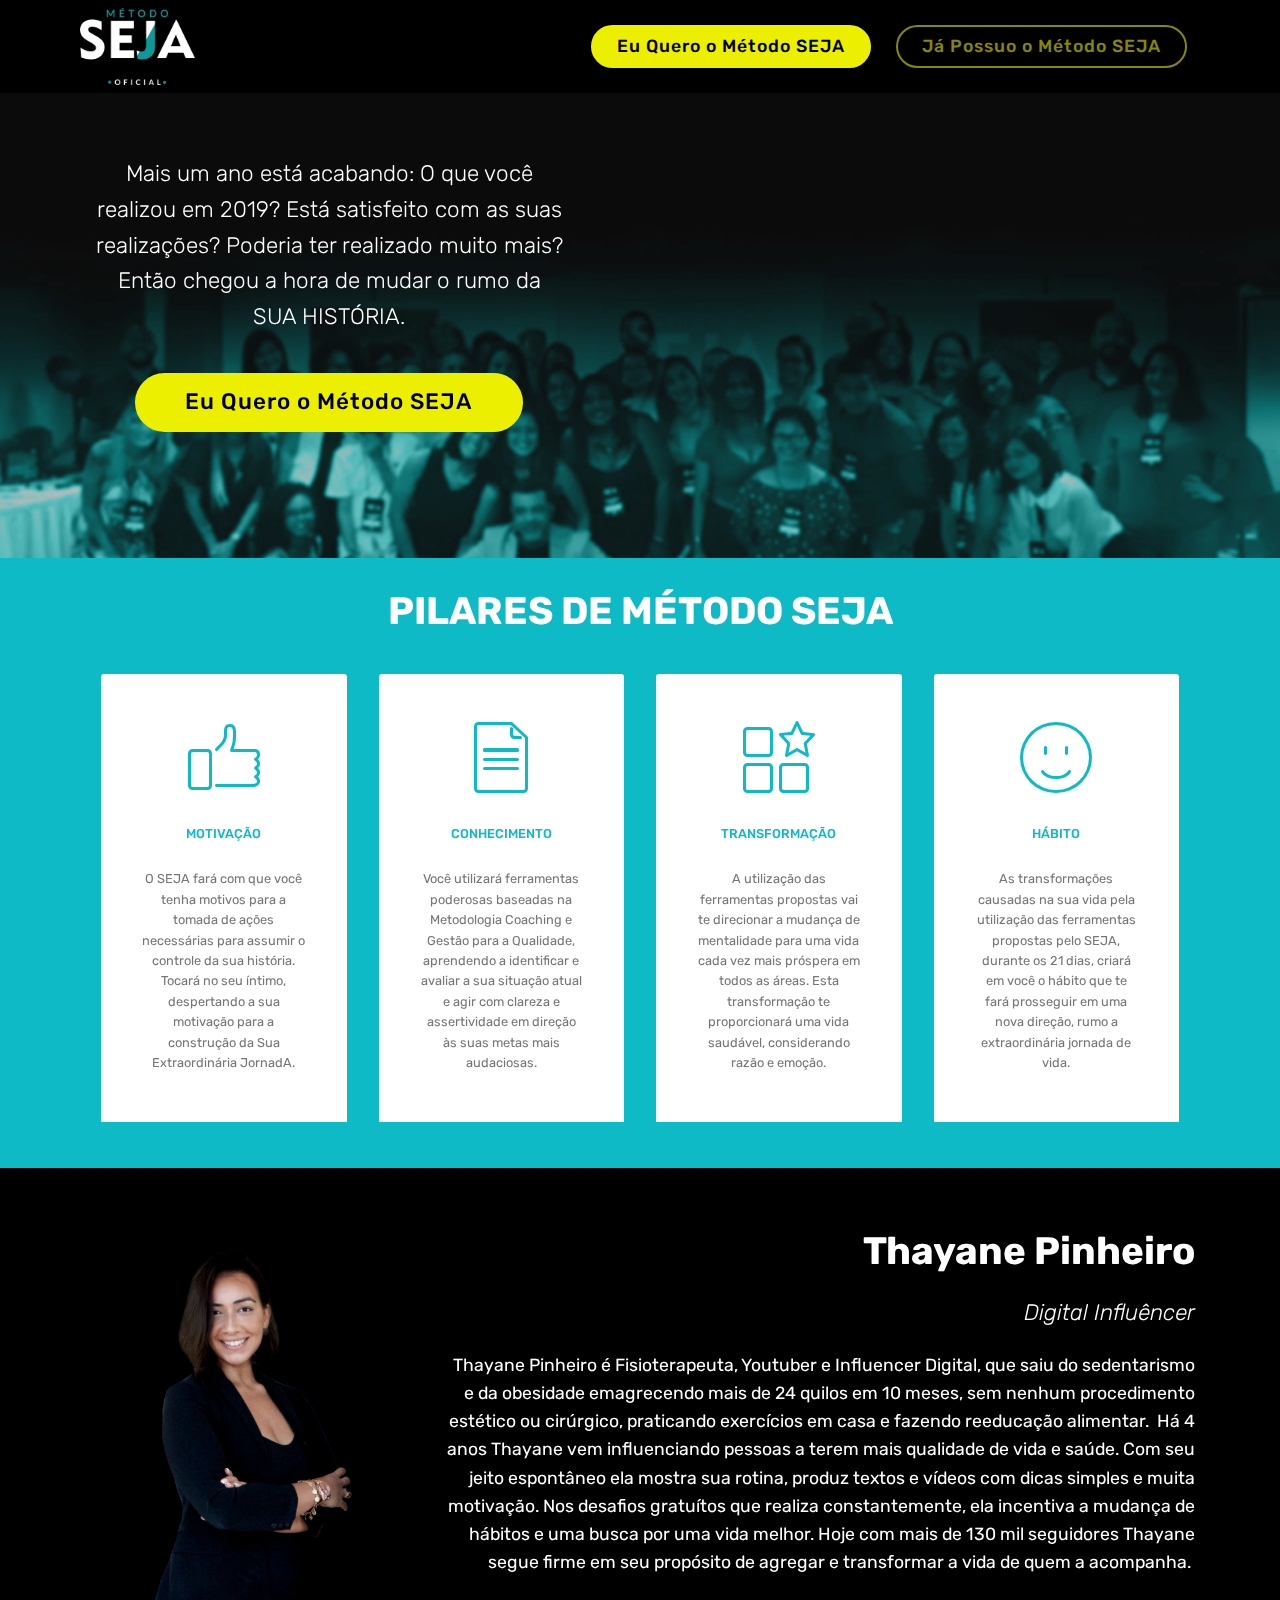
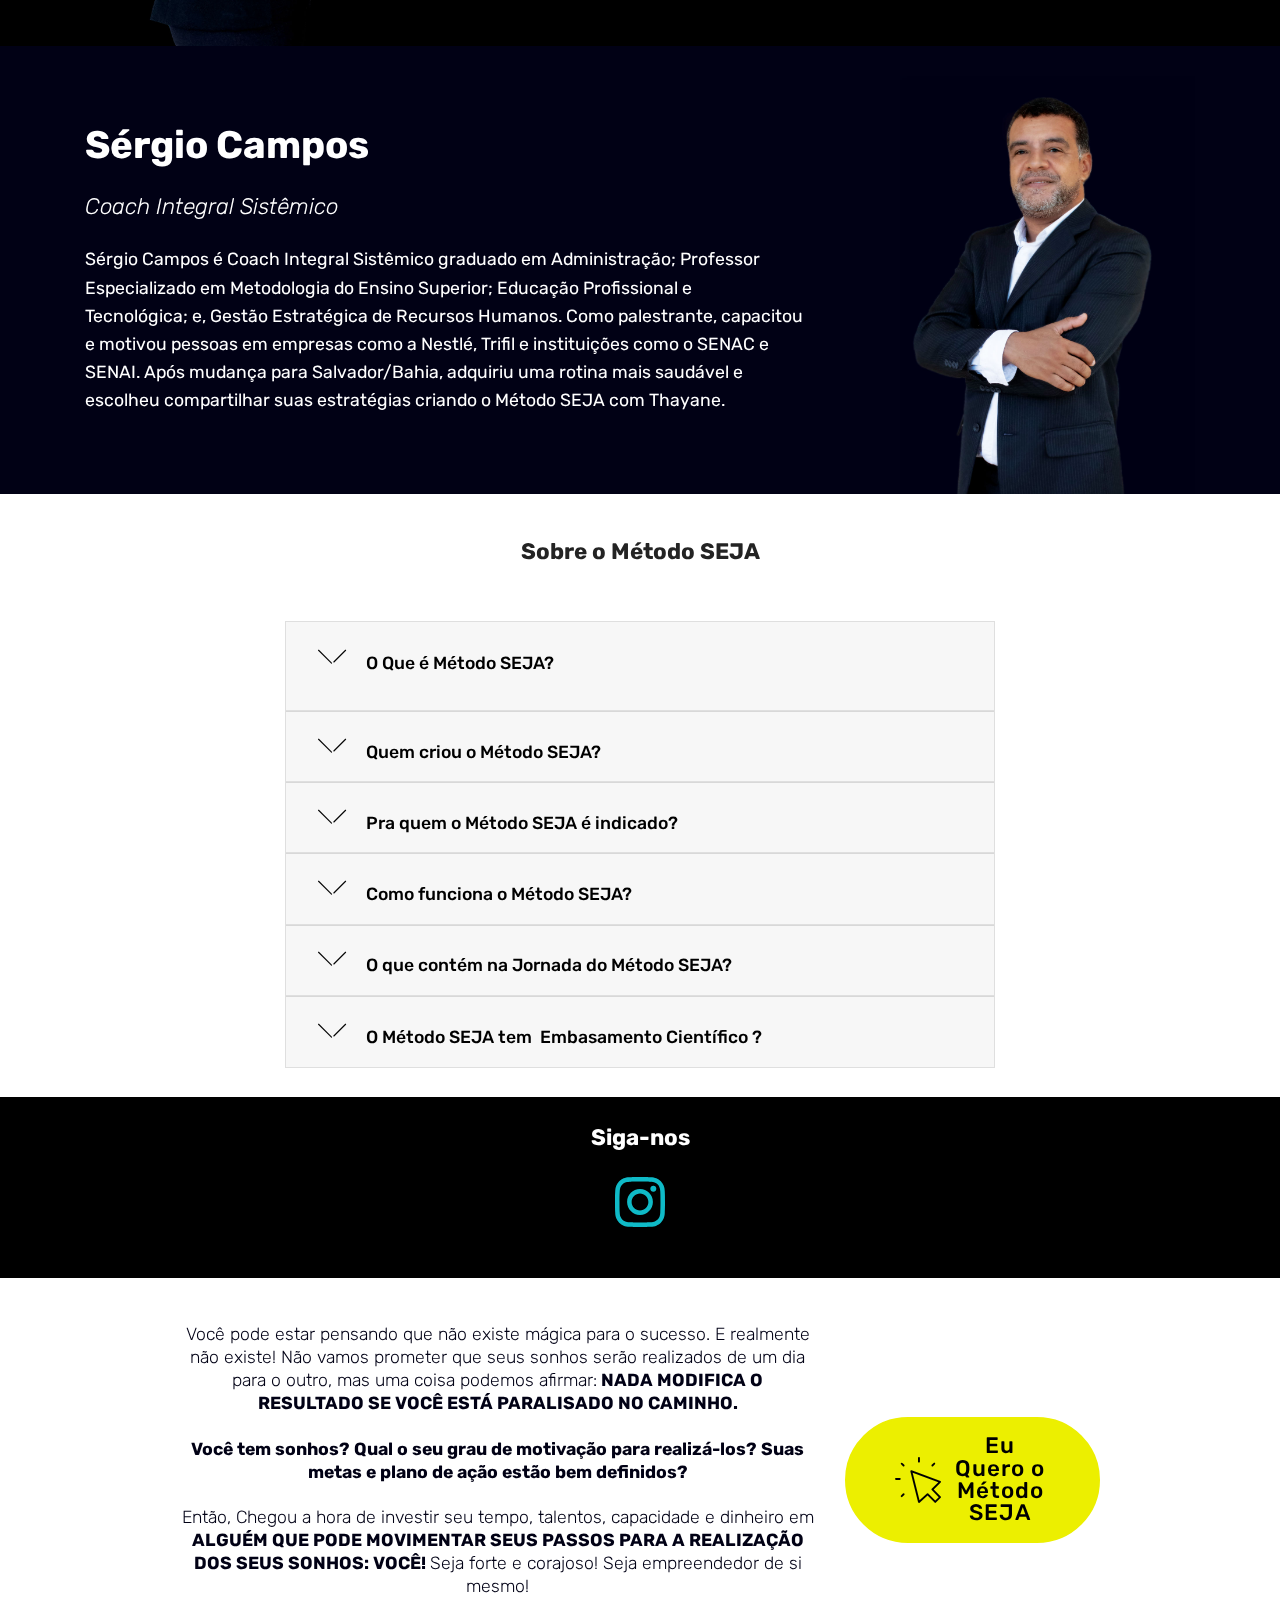
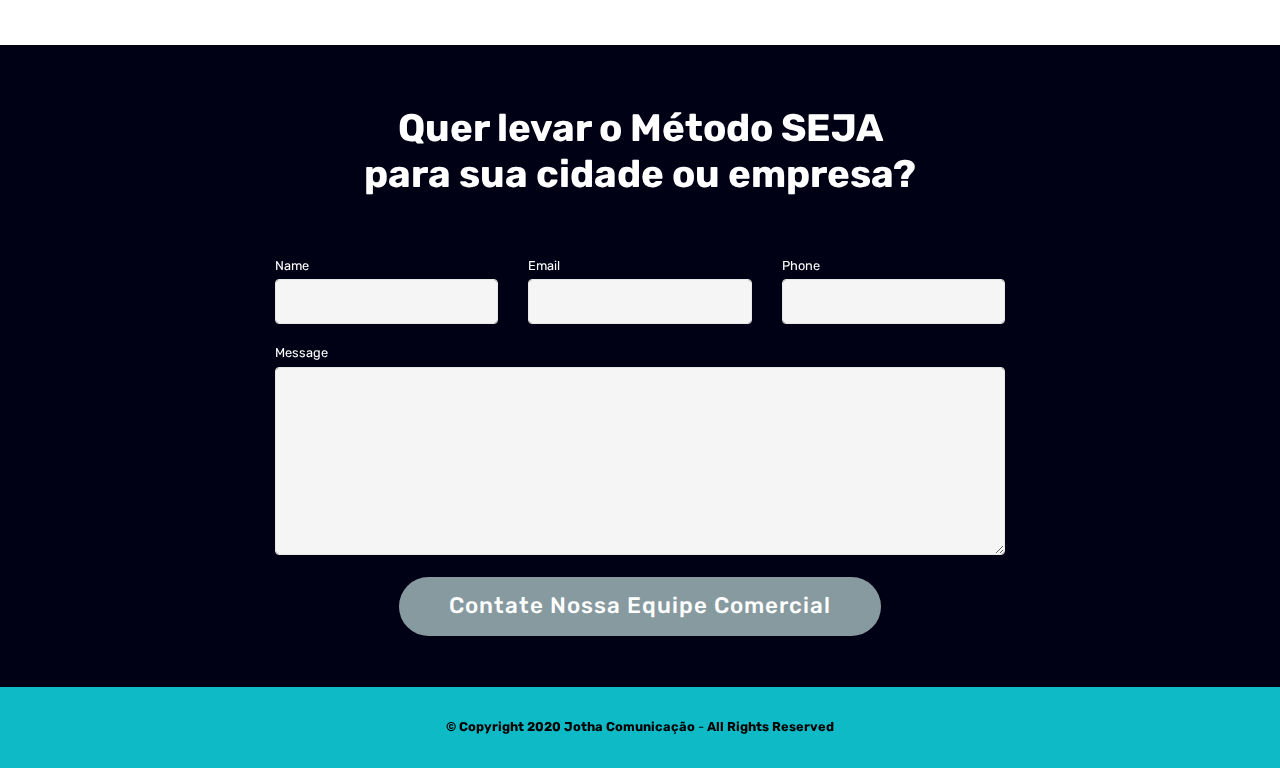
<file: index.html>
<!DOCTYPE html>
<html  >
<head>
  <!-- Site made with Mobirise Website Builder v4.11.6, https://mobirise.com -->
  <meta charset="UTF-8">
  <meta http-equiv="X-UA-Compatible" content="IE=edge">
  <meta name="generator" content="Mobirise v4.11.6, mobirise.com">
  <meta name="viewport" content="width=device-width, initial-scale=1, minimum-scale=1">
  <link rel="shortcut icon" href="assets/images/seja-154x103.png" type="image/x-icon">
  <meta name="description" content="">
  
  <title>Home</title>
  <link rel="stylesheet" href="assets/web/assets/mobirise-icons/mobirise-icons.css">
  <link rel="stylesheet" href="assets/bootstrap/css/bootstrap.min.css">
  <link rel="stylesheet" href="assets/bootstrap/css/bootstrap-grid.min.css">
  <link rel="stylesheet" href="assets/bootstrap/css/bootstrap-reboot.min.css">
  <link rel="stylesheet" href="assets/tether/tether.min.css">
  <link rel="stylesheet" href="assets/dropdown/css/style.css">
  <link rel="stylesheet" href="assets/socicon/css/styles.css">
  <link rel="stylesheet" href="assets/theme/css/style.css">
  <link rel="preload" as="style" href="assets/mobirise/css/mbr-additional.css"><link rel="stylesheet" href="assets/mobirise/css/mbr-additional.css" type="text/css">
  
  
  
</head>
<body>
  <section class="menu cid-rItKSMMnxN" once="menu" id="menu2-o">

    

    <nav class="navbar navbar-expand beta-menu navbar-dropdown align-items-center navbar-toggleable-sm">
        <button class="navbar-toggler navbar-toggler-right" type="button" data-toggle="collapse" data-target="#navbarSupportedContent" aria-controls="navbarSupportedContent" aria-expanded="false" aria-label="Toggle navigation">
            <div class="hamburger">
                <span></span>
                <span></span>
                <span></span>
                <span></span>
            </div>
        </button>
        <div class="menu-logo">
            <div class="navbar-brand">
                <span class="navbar-logo">
                    <a href="index.html">
                        <img src="assets/images/seja-154x103.png" alt="Mobirise" title="" style="height: 4.8rem;">
                    </a>
                </span>
                
            </div>
        </div>
        <div class="collapse navbar-collapse" id="navbarSupportedContent">
            
            <div class="navbar-buttons mbr-section-btn"><a class="btn btn-sm btn-primary display-5" href="https://www.hotmart.com/product/metodoseja/P18337150E" target="_blank">
                    
                    Eu Quero o Método SEJA</a> <a class="btn btn-sm btn-primary-outline display-5" href="https://metodosejaoficial.club.hotmart.com/" target="_blank">Já Possuo o Método SEJA</a></div>
        </div>
    </nav>
</section>

<section class="engine"><a href="https://mobirise.info/d">website maker</a></section><section class="header7 cid-rIoGFbUbTq mbr-parallax-background" id="header7-l">

    

    <div class="mbr-overlay" style="opacity: 0.3; background-color: rgb(35, 35, 35);">
    </div>

    <div class="container">
        <div class="media-container-row">

            <div class="media-content align-right">
                
                <div class="mbr-section-text mbr-white pb-3">
                    <p class="mbr-text mbr-fonts-style display-4">
                        <br>Mais um ano está acabando: O que você realizou em 2019? Está satisfeito com as suas realizações? Poderia ter realizado muito mais? Então chegou a hora de mudar o rumo da<br> SUA HISTÓRIA.</p>
                </div>
                <div class="mbr-section-btn"><a class="btn btn-md btn-primary display-4" href="https://www.hotmart.com/product/metodoseja/P18337150E" target="_blank">Eu Quero o Método SEJA</a></div>
            </div>

            <div class="mbr-figure" style="width: 120%;"><iframe class="mbr-embedded-video" src="https://www.youtube.com/embed/u4UWvc6JggQ?rel=0&amp;amp;showinfo=0&amp;autoplay=1&amp;loop=0" width="1280" height="720" frameborder="0" allowfullscreen></iframe></div>

        </div>
    </div>
</section>

<section class="cid-rIwJO13Baz" id="social-buttons1-r">
    
    

    

    <div class="container">
        <div class="media-container-row">
            <div class="col-md-8 align-center">
                <h2 class="pb-3 mbr-section-title mbr-fonts-style display-1"><strong>
                    PILARES DE MÉTODO SEJA</strong></h2>
                <div>
                    <div class="mbr-social-likes" data-counters="false">
                        
                        
                        
                        
                    </div>
                </div>
            </div>
        </div>
    </div>
</section>

<section class="features6 cid-rIoCym4PCV" id="features6-9">
    
    

    
    <div class="container">
        <div class="media-container-row">

            <div class="card p-3 col-12 col-md-6 col-lg-3">
                <div class="card-img pb-3">
                    <span class="mbr-iconfont mbri-like" style="color: rgb(15, 186, 199); fill: rgb(15, 186, 199);"></span>
                </div>
                <div class="card-box">
                    <h4 class="card-title py-3 mbr-fonts-style display-7">
                        MOTIVAÇÃO</h4>
                    <p class="mbr-text mbr-fonts-style display-7">O SEJA fará com que você tenha motivos para a tomada de ações necessárias para assumir o controle da sua história. Tocará no seu íntimo, despertando a sua motivação para a construção da Sua Extraordinária JornadA.<br></p>
                </div>
            </div>

            <div class="card p-3 col-12 col-md-6 col-lg-3">
                <div class="card-img pb-3">
                    <span class="mbr-iconfont mbri-file" style="color: rgb(15, 186, 199); fill: rgb(15, 186, 199);"></span>
                </div>
                <div class="card-box">
                    <h4 class="card-title py-3 mbr-fonts-style display-7">
                        CONHECIMENTO</h4>
                    <p class="mbr-text mbr-fonts-style display-7">Você utilizará ferramentas poderosas baseadas na Metodologia Coaching e Gestão para a Qualidade, aprendendo a identificar e avaliar a sua situação atual e agir com clareza e assertividade em direção às suas metas mais audaciosas.
                    </p>
                </div>
            </div>

            <div class="card p-3 col-12 col-md-6 col-lg-3">
                <div class="card-img pb-3">
                    <span class="mbr-iconfont mbri-features" style="color: rgb(15, 186, 199); fill: rgb(15, 186, 199);"></span>
                </div>
                <div class="card-box">
                    <h4 class="card-title py-3 mbr-fonts-style display-7">TRANSFORMAÇÃO</h4>
                    <p class="mbr-text mbr-fonts-style display-7">
                       A utilização das ferramentas propostas vai te direcionar a mudança de mentalidade para uma vida cada vez mais próspera em todos as áreas. Esta transformação te proporcionará uma vida saudável, considerando razão e emoção.</p>
                </div>
            </div>

            <div class="card p-3 col-12 col-md-6 col-lg-3">
                <div class="card-img pb-3">
                    <span class="mbr-iconfont mbri-smile-face" style="color: rgb(15, 186, 199); fill: rgb(15, 186, 199);"></span>
                </div>
                <div class="card-box">
                    <h4 class="card-title py-3 mbr-fonts-style display-7">HÁBITO</h4>
                    <p class="mbr-text mbr-fonts-style display-7">
                       As transformações causadas na sua vida pela utilização das ferramentas propostas pelo SEJA, durante os 21 dias, criará em você o hábito que te fará prosseguir em uma nova direção, rumo a extraordinária jornada de vida.
                    </p>
                </div>
            </div>

        </div>

    </div>

</section>

<section class="header3 cid-rIoCUiivFJ" id="header3-d">

    

    

    <div class="container">
        <div class="media-container-row">
            <div class="mbr-figure" style="width: 45%;">
                <img src="assets/images/ane-1014x1439.jpg" alt="Mobirise" title="">
            </div>

            <div class="media-content">
                <h1 class="mbr-section-title mbr-white pb-3 mbr-fonts-style display-1"><strong>
                    Thayane Pinheiro</strong></h1>
                <h3 class="mbr-section-subtitle align-left mbr-white mbr-light pb-3 mbr-fonts-style display-2"><em>
                    Digital Influêncer</em></h3>
                <div class="mbr-section-text mbr-white pb-3 ">
                    <p class="mbr-text mbr-fonts-style display-5">Thayane Pinheiro é Fisioterapeuta, Youtuber e Influencer Digital, que saiu do sedentarismo e da obesidade emagrecendo mais de 24 quilos em 10 meses, sem nenhum procedimento estético ou cirúrgico, praticando exercícios em casa e fazendo reeducação alimentar. &nbsp;Há 4 anos Thayane vem influenciando pessoas a terem mais qualidade de vida e saúde. Com seu jeito espontâneo ela mostra sua rotina, produz textos e vídeos com dicas simples e muita motivação. Nos desafios gratuítos que realiza constantemente, ela incentiva a mudança de hábitos e uma busca por uma vida melhor. Hoje com mais de 130 mil seguidores Thayane segue firme em seu propósito de agregar e transformar a vida de quem a acompanha.&nbsp;<br></p>
                </div>
                
            </div>
        </div>
    </div>

</section>

<section class="header3 cid-rIoCXt65PX" id="header3-e">

    

    

    <div class="container">
        <div class="media-container-row">
            <div class="mbr-figure" style="width: 45%;">
                <img src="assets/images/ser-1014x1439.jpg" alt="Mobirise" title="">
            </div>

            <div class="media-content">
                <h1 class="mbr-section-title mbr-white pb-3 mbr-fonts-style display-1"><strong>
                    </strong><br><strong>Sérgio Campos</strong></h1>
                <h3 class="mbr-section-subtitle align-left mbr-white mbr-light pb-3 mbr-fonts-style display-2"><em>
                    Coach Integral Sistêmico</em></h3>
                <div class="mbr-section-text mbr-white pb-3 ">
                    <p class="mbr-text mbr-fonts-style display-5">Sérgio Campos é Coach Integral Sistêmico graduado em Administração; Professor
<br>Especializado em Metodologia do Ensino Superior; Educação Profissional e
<br>Tecnológica; e, Gestão Estratégica de Recursos Humanos. Como palestrante, capacitou
<br>e motivou pessoas em empresas como a Nestlé, Trifil e instituições como o SENAC e
<br>SENAI. Após mudança para Salvador/Bahia, adquiriu uma rotina mais saudável e
<br>
<span style="font-size: 1.1rem;">escolheu compartilhar suas estratégias criando o Método SEJA com Thayane.</span><br></p>
                </div>
                
            </div>
        </div>
    </div>

</section>

<section class="toggle1 cid-rIoDkEq9vp" id="toggle1-g">

    

    
        <div class="container">
            <div class="media-container-row">
                <div class="col-12 col-md-8">
                    <div class="section-head text-center space30">
                       <h2 class="mbr-section-title pb-5 mbr-fonts-style display-2"><strong>
                            Sobre o Método SEJA</strong></h2>
                    </div>
                    <div class="clearfix"></div>
                    <div id="bootstrap-toggle" class="toggle-panel accordionStyles tab-content">
                        <div class="card">
                            <div class="card-header" role="tab" id="headingOne">
                                <a role="button" class="collapsed panel-title text-black" data-toggle="collapse" data-core="" href="#collapse1_5" aria-expanded="false" aria-controls="collapse1">
                                    <h4 class="mbr-fonts-style display-5">
                                        <span class="sign mbr-iconfont mbri-arrow-down inactive"></span>&nbsp;O Que é Método SEJA?
<div><br></div></h4>
                                </a>
                            </div>
                            <div id="collapse1_5" class="panel-collapse noScroll collapse" role="tabpanel" aria-labelledby="headingOne">
                                <div class="panel-body p-4">
                                    <p class="mbr-fonts-style panel-text display-7">SEJA é a abreviatura de “Sua Extraordinária Jornada”. O Método SEJA é um treinamento que utilizando ferramentas poderosas irá despertar a sua motivação a partir de conhecimentos e práticas que irão transformar a sua vida numa extraordinária jornada, fazendo com que você adquira hábitos saudáveis em todas as áreas: Pessoal, profissional e relacionamento.
<br>
<br></p>
                                </div>
                            </div>
                        </div>
                        <div class="card">
                            <div class="card-header" role="tab" id="headingTwo">
                                <a role="button" class="collapsed panel-title text-black" data-toggle="collapse" data-core="" href="#collapse2_5" aria-expanded="false" aria-controls="collapse2">
                                    <h4 class="mbr-fonts-style display-5">
                                        <span class="sign mbr-iconfont mbri-arrow-down inactive"></span>&nbsp;Quem criou o Método SEJA?</h4>
                                </a>

                            </div>
                            <div id="collapse2_5" class="panel-collapse noScroll collapse" role="tabpanel" aria-labelledby="headingTwo">
                                <div class="panel-body p-4">
                                    <p class="mbr-fonts-style panel-text display-7">Foi desenvolvido por Thayane Pinheiro e Sérgio Campos, com o intuito de trabalhar todas as áreas da vida ao mesmo tempo. Sendo essa uma maneira mais eficaz de se ter uma vida saudável e produtiva.</p>
                                </div>
                            </div>
                        </div>
                        <div class="card">
                            <div class="card-header" role="tab" id="headingThree">
                                <a role="button" class="collapsed panel-title text-black" data-toggle="collapse" data-core="" href="#collapse3_5" aria-expanded="false" aria-controls="collapse3">
                                    <h4 class="mbr-fonts-style display-5">
                                        <span class="sign mbr-iconfont mbri-arrow-down inactive"></span>&nbsp;Pra quem o Método SEJA é indicado?
</h4>
                                </a>
                            </div>
                            <div id="collapse3_5" class="panel-collapse noScroll collapse" role="tabpanel" aria-labelledby="headingThree">
                                <div class="panel-body p-4">
                                    <p class="mbr-fonts-style panel-text display-7">&nbsp;É indicado para todas pessoas: estudantes, donas de casa, empresários, professores, etc. Não importa a atividade profissional, desde que a pessoa queira uma vida mais feliz, saudável e produtiva.</p>
                                </div>
                            </div>
                        </div>
                        <div class="card">
                            <div class="card-header" role="tab" id="headingThree">
                                <a role="button" class="collapsed panel-title text-black" data-toggle="collapse" data-core="" href="#collapse4_5" aria-expanded="false" aria-controls="collapse4">
                                    <h4 class="mbr-fonts-style display-5">
                                        <span class="sign mbr-iconfont mbri-arrow-down inactive"></span> Como funciona o Método SEJA?</h4>
                                </a>
                            </div>
                            <div id="collapse4_5" class="panel-collapse noScroll collapse" role="tabpanel" aria-labelledby="headingThree">
                                <div class="panel-body p-4">
                                    <p class="mbr-fonts-style panel-text display-7">Serão 21 dias de Jornada, com uma série de conteúdo, lives exclusivas, ferramentas e exercícios extraordinários que te levarão ao sucesso em todas as áreas da vida: familiar, espiritual, saúde, intelectual, profissional, financeiro, social e emocional.
<br>
<br></p>
                                </div>
                            </div>
                        </div>
                        <div class="card">
                            <div class="card-header" role="tab" id="headingThree">
                                <a role="button" class="collapsed panel-title text-black" data-toggle="collapse" data-core="" href="#collapse5_5" aria-expanded="false" aria-controls="collapse5">
                                    <h4 class="mbr-fonts-style display-5">
                                        <span class="sign mbr-iconfont mbri-arrow-down inactive"></span>&nbsp;O que contém na Jornada do Método SEJA?</h4>
                                </a>
                            </div>
                            <div id="collapse5_5" class="panel-collapse noScroll collapse" role="tabpanel" aria-labelledby="headingThree">
                                <div class="panel-body p-4">
                                    <p class="mbr-fonts-style panel-text display-7">- Ferramentas de Alta Performance
<br>- Exercícios Práticos
<br>- Lives Exclusivas
<br>- Acesso Privado aos Palestrantes
<br>- Grupo no WhatsApp e Telegram Exclusivos
<br>- Vídeos de Treinamento
<br>- Planner do Método SEJA 2020 (PDF)
<br>- E-book do Método SEJA
<br>- Encontro Presencial no Final do Método (Exclusivo para a cidade de Salvador/BA)&nbsp;<br></p>
                                </div>
                            </div>
                        </div>
                        <div class="card">
                            <div class="card-header" role="tab" id="headingThree">
                                <a role="button" class="collapsed panel-title text-black" data-toggle="collapse" data-core="" href="#collapse6_5" aria-expanded="false" aria-controls="collapse6">
                                    <h4 class="mbr-fonts-style display-5">
                                        <span class="sign mbr-iconfont mbri-arrow-down inactive"></span>&nbsp;O Método SEJA tem &nbsp;Embasamento Científico ?</h4>
                                </a>
                            </div>
                            <div id="collapse6_5" class="panel-collapse noScroll collapse" role="tabpanel" aria-labelledby="headingThree">
                                <div class="panel-body p-4">
                                    <p class="mbr-fonts-style panel-text display-7">Sim! Além das vivências e experiências pessoais de Thayane Pinheiro e Sergio Lima, o Método SEJA está baseado na Metodologia Coaching Integral Sistêmico (CIS), Análise Comportamental Aplicada (Behaviorismo), Programação Neurolinguística (PNL) e Gestão da Qualidade Total (GQT).</p>
                                </div>
                            </div>
                        </div>
                    </div>
                </div>
            </div>
        </div>
</section>

<section class="cid-rIoORKcrgz" id="social-buttons2-n">

    

    

    <div class="container">
        <div class="media-container-row">
            <div class="col-md-8 align-center">
                <h2 class="pb-3 mbr-fonts-style display-2"><strong>
                    Siga-nos</strong></h2>
                <div class="social-list pl-0 mb-0">
                    <a href="https://instagram.com/metodosejaoficial" target="_blank">
                        <span class="px-2 mbr-iconfont mbr-iconfont-social socicon-instagram socicon" style="font-size: 50px;"></span>
                    </a>
                    <a href="https://www.youtube.com/channel/UC-ixSH_f-vAs87SXHdfP1bQ?view_as=subscriber" target="_blank">
                        
                    </a>
                    <a href="https://instagram.com/mobirise" target="_blank">
                        
                    </a>
                    <a href="https://www.youtube.com/c/mobirise" target="_blank">
                        
                    </a>
                    <a href="https://www.behance.net/Mobirise" target="_blank">
                        
                    </a>
                </div>
            </div>
        </div>
    </div>
</section>

<section class="mbr-section info1 cid-rIoDKfTUnl" id="info1-h">

    

    
    <div class="container">
        <div class="row justify-content-center content-row">
            <div class="media-container-column title col-12 col-lg-7 col-md-6">
                <h3 class="mbr-section-subtitle align-left mbr-light pb-3 mbr-fonts-style display-5">Você pode estar pensando que não existe mágica para o sucesso. E realmente não existe! Não vamos prometer que seus sonhos serão realizados de um dia para o outro, mas uma coisa podemos afirmar:<strong> NADA MODIFICA O RESULTADO SE VOCÊ ESTÁ PARALISADO NO CAMINHO.<br><br>
</strong><div>
</div><div><strong>Você tem sonhos? Qual o seu grau de motivação para realizá-los? Suas metas e plano de ação estão bem definidos? 
</strong></div><div>
</div><div><br></div><div>Então, Chegou a hora de investir seu tempo, talentos, capacidade e dinheiro em <strong>ALGUÉM QUE PODE MOVIMENTAR SEUS PASSOS PARA A REALIZAÇÃO DOS SEUS SONHOS: VOCÊ! </strong> Seja forte e corajoso! Seja empreendedor de si mesmo!
</div><div><br></div></h3>
                
            </div>
            <div class="media-container-column col-12 col-lg-3 col-md-4">
                <div class="mbr-section-btn align-right py-4"><a class="btn btn-primary display-4" href="https://www.hotmart.com/product/metodoseja/P18337150E" target="_blank"><span class="mbri-cursor-click mbr-iconfont mbr-iconfont-btn" style="font-size: 46px; color: rgb(0, 0, 0);"></span>Eu <br>Quero o Método SEJA</a></div>
            </div>
        </div>
    </div>
</section>

<section class="mbr-section form1 cid-rIzUQUDxe5" id="form1-24">

    

    
    <div class="container">
        <div class="row justify-content-center">
            <div class="title col-12 col-lg-8">
                <h2 class="mbr-section-title align-center pb-3 mbr-fonts-style display-1"><strong>Quer levar o Método SEJA
</strong><div><strong>para sua cidade ou empresa?</strong></div></h2>
                
            </div>
        </div>
    </div>
    <div class="container">
        <div class="row justify-content-center">
            <div class="media-container-column col-lg-8" data-form-type="formoid">
                <!---Formbuilder Form--->
                <form action="https://mobirise.com/" method="POST" class="mbr-form form-with-styler" data-form-title="Mobirise Form"><input type="hidden" name="email" data-form-email="true" value="O4yEH5BPs5e6IKcQkTVv8Y6KczAU2w7opXEjZCvEjoxq0G3xwtjabc9fCcrZzn+pxe6gVTPiN+ueC7tnK8EhDZl8sW7kEigd8GyhNA2zyuE9k6CJKbBZDClc4PuTEW38">
                    <div class="row">
                        <div hidden="hidden" data-form-alert="" class="alert alert-success col-12">Nossa equipe entrará em contato em breve!</div>
                        <div hidden="hidden" data-form-alert-danger="" class="alert alert-danger col-12">
                        </div>
                    </div>
                    <div class="dragArea row">
                        <div class="col-md-4  form-group" data-for="name">
                            <label for="name-form1-24" class="form-control-label mbr-fonts-style display-7">Name</label>
                            <input type="text" name="name" data-form-field="Name" required="required" class="form-control display-7" id="name-form1-24">
                        </div>
                        <div class="col-md-4  form-group" data-for="email">
                            <label for="email-form1-24" class="form-control-label mbr-fonts-style display-7">Email</label>
                            <input type="email" name="email" data-form-field="Email" required="required" class="form-control display-7" id="email-form1-24">
                        </div>
                        <div data-for="phone" class="col-md-4  form-group">
                            <label for="phone-form1-24" class="form-control-label mbr-fonts-style display-7">Phone</label>
                            <input type="tel" name="phone" data-form-field="Phone" class="form-control display-7" id="phone-form1-24">
                        </div>
                        <div data-for="message" class="col-md-12 form-group">
                            <label for="message-form1-24" class="form-control-label mbr-fonts-style display-7">Message</label>
                            <textarea name="message" data-form-field="Message" class="form-control display-7" id="message-form1-24"></textarea>
                        </div>
                        <div class="col-md-12 input-group-btn align-center"><button type="submit" class="btn btn-form btn-warning display-4" href="mailto:metodosejaoficial@gmail.com">Contate Nossa Equipe Comercial</button></div>
                    </div>
                </form><!---Formbuilder Form--->
            </div>
        </div>
    </div>
</section>

<section once="footers" class="cid-rIwCTH7anz" id="footer6-q">

    

    

    <div class="container">
        <div class="media-container-row align-center mbr-white">
            <div class="col-12">
                <p class="mbr-text mb-0 mbr-fonts-style display-7"><strong>
                    © Copyright 2020 Jotha Comunicação&nbsp;</strong>- <strong>All Rights Reserved
                </strong></p>
            </div>
        </div>
    </div>
</section>


  <script src="assets/web/assets/jquery/jquery.min.js"></script>
  <script src="assets/popper/popper.min.js"></script>
  <script src="assets/bootstrap/js/bootstrap.min.js"></script>
  <script src="assets/sociallikes/social-likes.js"></script>
  <script src="assets/smoothscroll/smooth-scroll.js"></script>
  <script src="assets/parallax/jarallax.min.js"></script>
  <script src="assets/tether/tether.min.js"></script>
  <script src="assets/mbr-switch-arrow/mbr-switch-arrow.js"></script>
  <script src="assets/dropdown/js/nav-dropdown.js"></script>
  <script src="assets/dropdown/js/navbar-dropdown.js"></script>
  <script src="assets/touchswipe/jquery.touch-swipe.min.js"></script>
  <script src="assets/theme/js/script.js"></script>
  <script src="assets/formoid/formoid.min.js"></script>
  
  
</body>
</html>
</file>
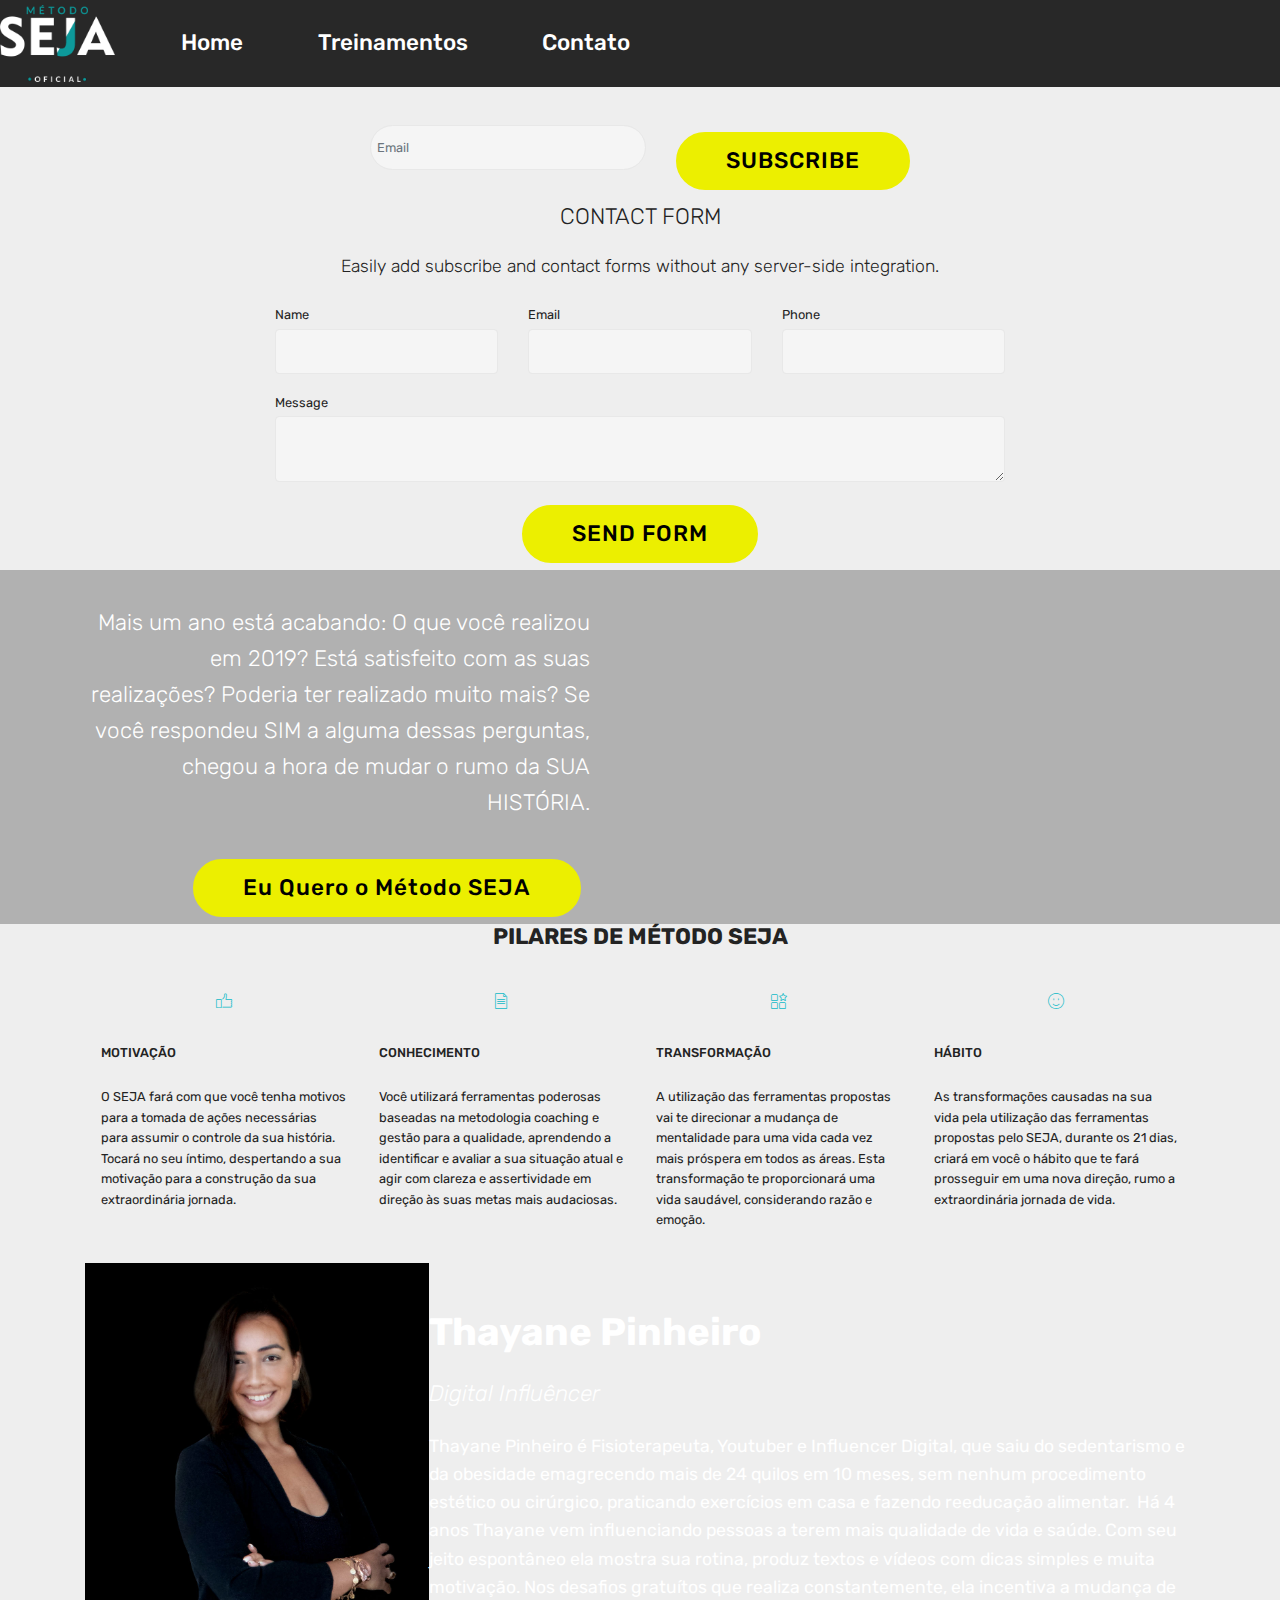
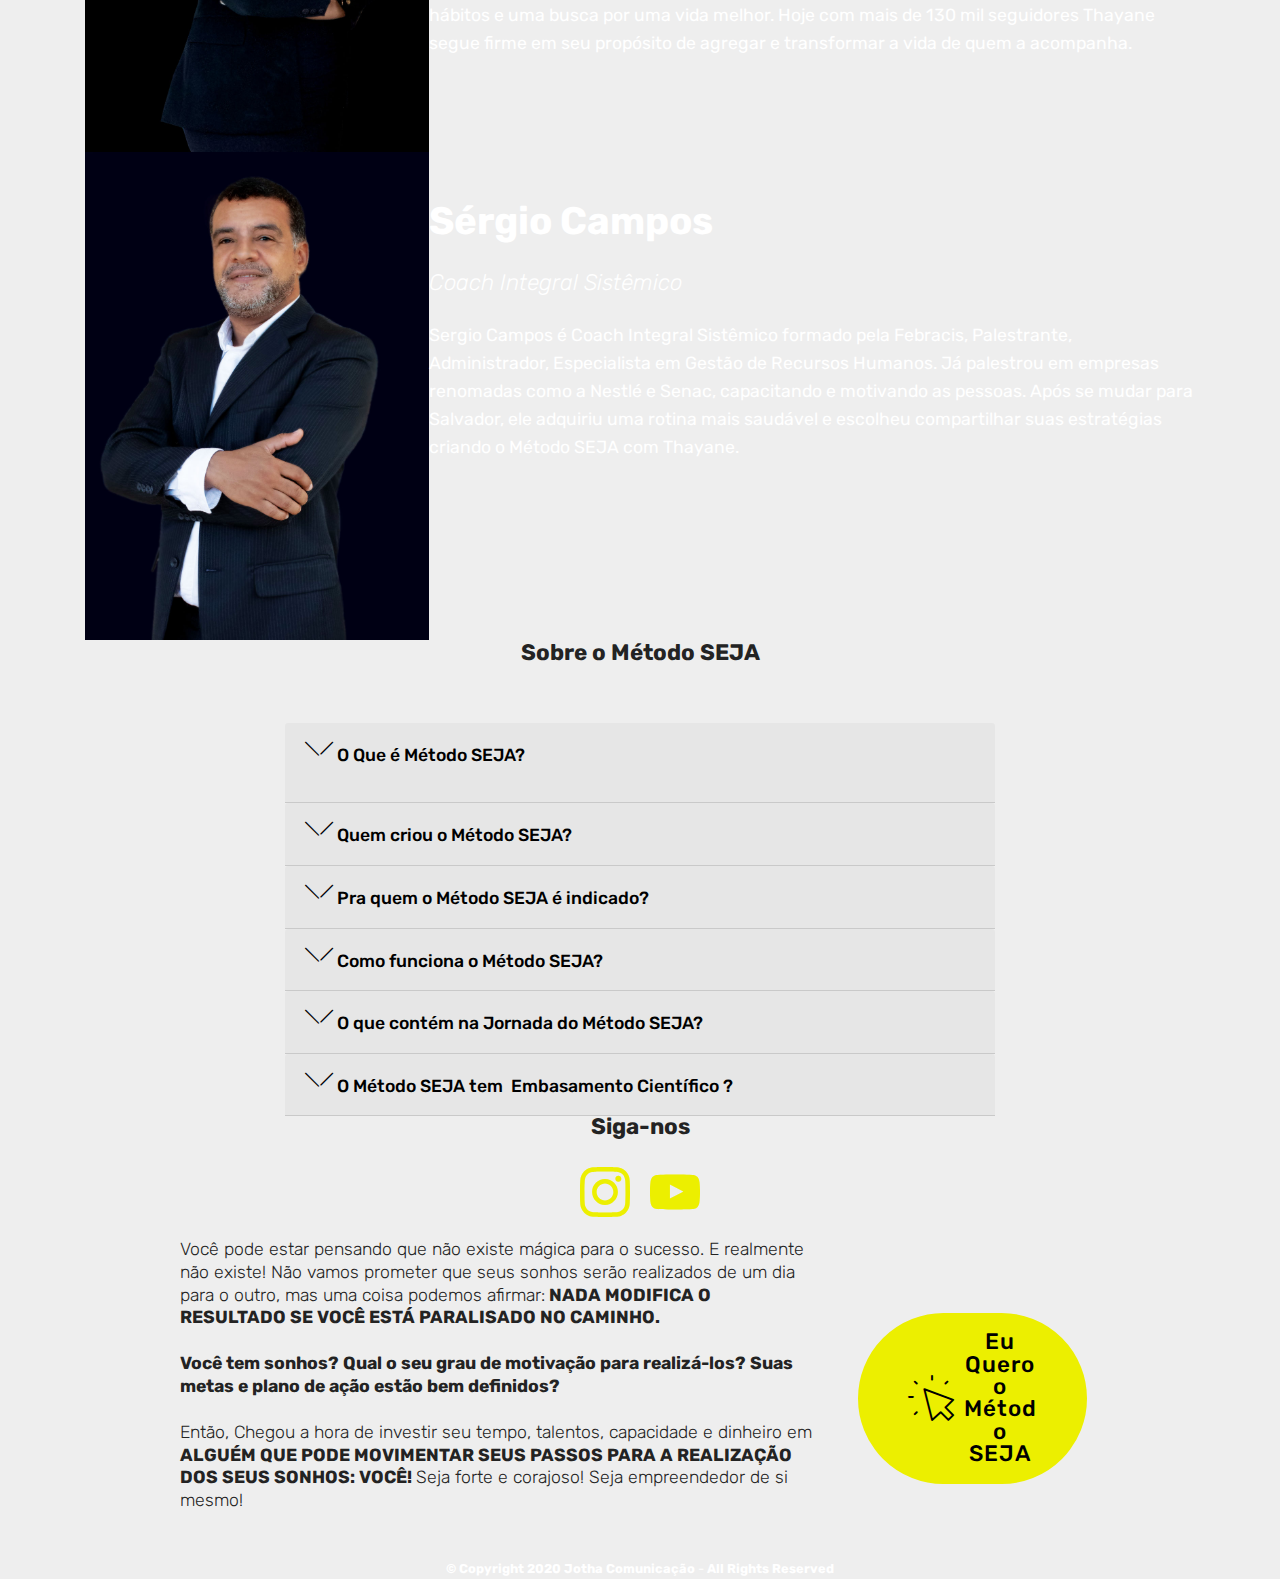
<file: contato.html>
<!DOCTYPE html>
<html  >
<head>
  <!-- Site made with Mobirise Website Builder v4.11.6, https://mobirise.com -->
  <meta charset="UTF-8">
  <meta http-equiv="X-UA-Compatible" content="IE=edge">
  <meta name="generator" content="Mobirise v4.11.6, mobirise.com">
  <meta name="viewport" content="width=device-width, initial-scale=1, minimum-scale=1">
  <link rel="shortcut icon" href="assets/images/seja-154x103.png" type="image/x-icon">
  <meta name="description" content="">
  
  <title>contato</title>
  <link rel="stylesheet" href="assets/web/assets/mobirise-icons/mobirise-icons.css">
  <link rel="stylesheet" href="assets/bootstrap/css/bootstrap.min.css">
  <link rel="stylesheet" href="assets/bootstrap/css/bootstrap-grid.min.css">
  <link rel="stylesheet" href="assets/bootstrap/css/bootstrap-reboot.min.css">
  <link rel="stylesheet" href="assets/socicon/css/styles.css">
  <link rel="stylesheet" href="assets/dropdown/css/style.css">
  <link rel="stylesheet" href="assets/tether/tether.min.css">
  <link rel="stylesheet" href="assets/theme/css/style.css">
  <link rel="preload" as="style" href="assets/mobirise/css/mbr-additional.css"><link rel="stylesheet" href="assets/mobirise/css/mbr-additional.css" type="text/css">
  
  
  
</head>
<body>
  <section class="menu cid-rIwQVBA3W3" once="menu" id="menu2-1b">

    

    <nav class="navbar navbar-expand beta-menu navbar-dropdown align-items-center navbar-toggleable-sm">
        <button class="navbar-toggler navbar-toggler-right" type="button" data-toggle="collapse" data-target="#navbarSupportedContent" aria-controls="navbarSupportedContent" aria-expanded="false" aria-label="Toggle navigation">
            <div class="hamburger">
                <span></span>
                <span></span>
                <span></span>
                <span></span>
            </div>
        </button>
        <div class="menu-logo">
            <div class="navbar-brand">
                <span class="navbar-logo">
                    <a href="index.html">
                        <img src="assets/images/seja-154x103.png" alt="Mobirise" title="" style="height: 4.8rem;">
                    </a>
                </span>
                
            </div>
        </div>
        <div class="collapse navbar-collapse" id="navbarSupportedContent">
            <ul class="navbar-nav nav-dropdown nav-right" data-app-modern-menu="true"><li class="nav-item"><a class="nav-link link text-white display-4" href="index.html">
                        Home</a></li><li class="nav-item"><a class="nav-link link text-white display-4" href="treinamento.html">
                        Treinamentos</a></li>
                <li class="nav-item">
                    <a class="nav-link link text-white display-4" href="contato.html">
                        Contato</a>
                </li></ul>
            
        </div>
    </nav>
</section>

<section class="engine"><a href="https://mobirise.info/q">free responsive site templates</a></section><section class="mbr-section form3 cid-rIwTGxWgkh" id="form3-1p">

    

    

    <div class="container">
        <div class="row justify-content-center">
            <div class="title col-12 col-lg-8">
                <h2 class="align-center pb-2 mbr-fonts-style display-2">
                    SUBSCRIBE FORM
                </h2>
                <h3 class="mbr-section-subtitle align-center pb-5 mbr-light mbr-fonts-style display-5">
                    Subscribe to our Newsletter
                </h3>
            </div>
        </div>

        <div class="row py-2 justify-content-center">
            <div class="col-12 col-lg-6  col-md-8 " data-form-type="formoid">
                <!---Formbuilder Form--->
                <form action="https://mobirise.com/" method="POST" class="mbr-form form-with-styler" data-form-title="Mobirise Form"><input type="hidden" name="email" data-form-email="true" value="IeMfi1i17lKHfcZIHnkyH433pb1dOEhR+9BcCG0e2jGeqht3frZpfm84s1/oTlNpietk4nN3fidO4NbDrGuutaxbsd2Qg0SaJ5UsZoQp7UkBvhHhsxyVi8hmCh+4H09D">
                    <div class="row">
                        <div hidden="hidden" data-form-alert="" class="alert alert-success col-12">Thanks for filling out the form!</div>
                        <div hidden="hidden" data-form-alert-danger="" class="alert alert-danger col-12">
                        </div>
                    </div>
                    <div class="dragArea row">
                        <div class="form-group col" data-for="email">
                            <input type="email" name="email" placeholder="Email" data-form-field="Email" required="required" class="form-control display-7" id="email-form3-1p">
                        </div>
                        <div class="col-auto input-group-btn">
                            <button type="submit" class="btn btn-primary  display-4">SUBSCRIBE</button>
                        </div>
                    </div>
                </form><!---Formbuilder Form--->
            </div>
        </div>
    </div>
</section>

<section class="mbr-section form1 cid-rIwTFpJFFM" id="form1-1o">

    

    
    <div class="container">
        <div class="row justify-content-center">
            <div class="title col-12 col-lg-8">
                <h2 class="mbr-section-title align-center pb-3 mbr-fonts-style display-2">
                    CONTACT FORM
                </h2>
                <h3 class="mbr-section-subtitle align-center mbr-light pb-3 mbr-fonts-style display-5">
                    Easily add subscribe and contact forms without any server-side integration.
                </h3>
            </div>
        </div>
    </div>
    <div class="container">
        <div class="row justify-content-center">
            <div class="media-container-column col-lg-8" data-form-type="formoid">
                <!---Formbuilder Form--->
                <form action="https://mobirise.com/" method="POST" class="mbr-form form-with-styler" data-form-title="Mobirise Form"><input type="hidden" name="email" data-form-email="true" value="FvV3AR42cBvN0ESDGF+uhxXbFKTzsN0SzBPf9xO2NfwLkzDazhRQ5SbOEtfsF48YZncYAP9NW8wKYahQk3IwmN+uwNBjW6L6wluP/h7pConv4jHW5KPs0pz/eyaWmhT4">
                    <div class="row">
                        <div hidden="hidden" data-form-alert="" class="alert alert-success col-12">Thanks for filling out the form!</div>
                        <div hidden="hidden" data-form-alert-danger="" class="alert alert-danger col-12">
                        </div>
                    </div>
                    <div class="dragArea row">
                        <div class="col-md-4  form-group" data-for="name">
                            <label for="name-form1-1o" class="form-control-label mbr-fonts-style display-7">Name</label>
                            <input type="text" name="name" data-form-field="Name" required="required" class="form-control display-7" id="name-form1-1o">
                        </div>
                        <div class="col-md-4  form-group" data-for="email">
                            <label for="email-form1-1o" class="form-control-label mbr-fonts-style display-7">Email</label>
                            <input type="email" name="email" data-form-field="Email" required="required" class="form-control display-7" id="email-form1-1o">
                        </div>
                        <div data-for="phone" class="col-md-4  form-group">
                            <label for="phone-form1-1o" class="form-control-label mbr-fonts-style display-7">Phone</label>
                            <input type="tel" name="phone" data-form-field="Phone" class="form-control display-7" id="phone-form1-1o">
                        </div>
                        <div data-for="message" class="col-md-12 form-group">
                            <label for="message-form1-1o" class="form-control-label mbr-fonts-style display-7">Message</label>
                            <textarea name="message" data-form-field="Message" class="form-control display-7" id="message-form1-1o"></textarea>
                        </div>
                        <div class="col-md-12 input-group-btn align-center">
                            <button type="submit" class="btn btn-primary btn-form display-4">SEND FORM</button>
                        </div>
                    </div>
                </form><!---Formbuilder Form--->
            </div>
        </div>
    </div>
</section>

<section class="header7 cid-rIwQVkESAj mbr-parallax-background" id="header7-12">

    

    <div class="mbr-overlay" style="opacity: 0.3; background-color: rgb(35, 35, 35);">
    </div>

    <div class="container">
        <div class="media-container-row">

            <div class="media-content align-right">
                
                <div class="mbr-section-text mbr-white pb-3">
                    <p class="mbr-text mbr-fonts-style display-4">
                        <br>Mais um ano está acabando: O que você realizou em 2019? Está satisfeito com as suas realizações? Poderia ter realizado muito mais? Se você respondeu SIM a alguma dessas perguntas, chegou a hora de mudar o rumo da SUA HISTÓRIA.</p>
                </div>
                <div class="mbr-section-btn"><a class="btn btn-md btn-primary display-4" href="https://mobirise.co">Eu Quero o Método SEJA</a></div>
            </div>

            <div class="mbr-figure" style="width: 120%;"><iframe class="mbr-embedded-video" src="https://www.youtube.com/embed/u4UWvc6JggQ?rel=0&amp;amp;showinfo=0&amp;autoplay=1&amp;loop=0" width="1280" height="720" frameborder="0" allowfullscreen></iframe></div>

        </div>
    </div>
</section>

<section class="cid-rIwQVlNKfn" id="social-buttons1-13">
    
    

    

    <div class="container">
        <div class="media-container-row">
            <div class="col-md-8 align-center">
                <h2 class="pb-3 mbr-section-title mbr-fonts-style display-2"><strong>
                    PILARES DE MÉTODO SEJA</strong></h2>
                <div>
                    <div class="mbr-social-likes" data-counters="false">
                        
                        
                        
                        
                    </div>
                </div>
            </div>
        </div>
    </div>
</section>

<section class="features6 cid-rIwQVnIAS7" id="features6-14">
    
    

    
    <div class="container">
        <div class="media-container-row">

            <div class="card p-3 col-12 col-md-6 col-lg-3">
                <div class="card-img pb-3">
                    <span class="mbr-iconfont mbri-like" style="color: rgb(15, 186, 199); fill: rgb(15, 186, 199);"></span>
                </div>
                <div class="card-box">
                    <h4 class="card-title py-3 mbr-fonts-style display-7">
                        MOTIVAÇÃO</h4>
                    <p class="mbr-text mbr-fonts-style display-7">O SEJA fará com que você tenha motivos para a tomada de ações necessárias para assumir o controle da sua história. Tocará no seu íntimo, despertando a sua motivação para a construção da sua extraordinária jornada.<br></p>
                </div>
            </div>

            <div class="card p-3 col-12 col-md-6 col-lg-3">
                <div class="card-img pb-3">
                    <span class="mbr-iconfont mbri-file" style="color: rgb(15, 186, 199); fill: rgb(15, 186, 199);"></span>
                </div>
                <div class="card-box">
                    <h4 class="card-title py-3 mbr-fonts-style display-7">
                        CONHECIMENTO</h4>
                    <p class="mbr-text mbr-fonts-style display-7">Você utilizará ferramentas poderosas baseadas na metodologia coaching e gestão para a qualidade, aprendendo a identificar e avaliar a sua situação atual e agir com clareza e assertividade em direção às suas metas mais audaciosas.
                    </p>
                </div>
            </div>

            <div class="card p-3 col-12 col-md-6 col-lg-3">
                <div class="card-img pb-3">
                    <span class="mbr-iconfont mbri-features" style="color: rgb(15, 186, 199); fill: rgb(15, 186, 199);"></span>
                </div>
                <div class="card-box">
                    <h4 class="card-title py-3 mbr-fonts-style display-7">TRANSFORMAÇÃO</h4>
                    <p class="mbr-text mbr-fonts-style display-7">
                       A utilização das ferramentas propostas vai te direcionar a mudança de mentalidade para uma vida cada vez mais próspera em todos as áreas. Esta transformação te proporcionará uma vida saudável, considerando razão e emoção.</p>
                </div>
            </div>

            <div class="card p-3 col-12 col-md-6 col-lg-3">
                <div class="card-img pb-3">
                    <span class="mbr-iconfont mbri-smile-face" style="color: rgb(15, 186, 199); fill: rgb(15, 186, 199);"></span>
                </div>
                <div class="card-box">
                    <h4 class="card-title py-3 mbr-fonts-style display-7">HÁBITO</h4>
                    <p class="mbr-text mbr-fonts-style display-7">
                       As transformações causadas na sua vida pela utilização das ferramentas propostas pelo SEJA, durante os 21 dias, criará em você o hábito que te fará prosseguir em uma nova direção, rumo a extraordinária jornada de vida.
                    </p>
                </div>
            </div>

        </div>

    </div>

</section>

<section class="header3 cid-rIwQVqpmp6" id="header3-15">

    

    

    <div class="container">
        <div class="media-container-row">
            <div class="mbr-figure" style="width: 45%;">
                <img src="assets/images/ane-1014x1439.jpg" alt="Mobirise" title="">
            </div>

            <div class="media-content">
                <h1 class="mbr-section-title mbr-white pb-3 mbr-fonts-style display-1"><strong>
                    </strong><br><strong>Thayane Pinheiro</strong></h1>
                <h3 class="mbr-section-subtitle align-left mbr-white mbr-light pb-3 mbr-fonts-style display-2"><em>
                    Digital Influêncer</em></h3>
                <div class="mbr-section-text mbr-white pb-3 ">
                    <p class="mbr-text mbr-fonts-style display-5">Thayane Pinheiro é Fisioterapeuta, Youtuber e Influencer Digital, que saiu do sedentarismo e da obesidade emagrecendo mais de 24 quilos em 10 meses, sem nenhum procedimento estético ou cirúrgico, praticando exercícios em casa e fazendo reeducação alimentar. &nbsp;Há 4 anos Thayane vem influenciando pessoas a terem mais qualidade de vida e saúde. Com seu jeito espontâneo ela mostra sua rotina, produz textos e vídeos com dicas simples e muita motivação. Nos desafios gratuítos que realiza constantemente, ela incentiva a mudança de hábitos e uma busca por uma vida melhor. Hoje com mais de 130 mil seguidores Thayane segue firme em seu propósito de agregar e transformar a vida de quem a acompanha.&nbsp;<br></p>
                </div>
                
            </div>
        </div>
    </div>

</section>

<section class="header3 cid-rIwQVsJjvM" id="header3-16">

    

    

    <div class="container">
        <div class="media-container-row">
            <div class="mbr-figure" style="width: 45%;">
                <img src="assets/images/ser-1014x1439.jpg" alt="Mobirise" title="">
            </div>

            <div class="media-content">
                <h1 class="mbr-section-title mbr-white pb-3 mbr-fonts-style display-1"><strong>
                    </strong><br><strong>Sérgio Campos</strong></h1>
                <h3 class="mbr-section-subtitle align-left mbr-white mbr-light pb-3 mbr-fonts-style display-2"><em>
                    Coach Integral Sistêmico</em></h3>
                <div class="mbr-section-text mbr-white pb-3 ">
                    <p class="mbr-text mbr-fonts-style display-5">Sergio Campos é Coach Integral Sistêmico formado pela Febracis, Palestrante, Administrador, Especialista em Gestão de Recursos Humanos. Já palestrou em empresas renomadas como a Nestlé e Senac, capacitando e motivando as pessoas. Após se mudar para Salvador, ele adquiriu uma rotina mais saudável e escolheu compartilhar suas estratégias criando o Método  SEJA com Thayane.
<br>
<br></p>
                </div>
                
            </div>
        </div>
    </div>

</section>

<section class="toggle1 cid-rIwQVuA8nD" id="toggle1-17">

    

    
        <div class="container">
            <div class="media-container-row">
                <div class="col-12 col-md-8">
                    <div class="section-head text-center space30">
                       <h2 class="mbr-section-title pb-5 mbr-fonts-style display-2"><strong>
                            Sobre o Método SEJA</strong></h2>
                    </div>
                    <div class="clearfix"></div>
                    <div id="bootstrap-toggle" class="toggle-panel accordionStyles tab-content">
                        <div class="card">
                            <div class="card-header" role="tab" id="headingOne">
                                <a role="button" class="collapsed panel-title text-black" data-toggle="collapse" data-core="" href="#collapse1_27" aria-expanded="false" aria-controls="collapse1">
                                    <h4 class="mbr-fonts-style display-5">
                                        <span class="sign mbr-iconfont mbri-arrow-down inactive"></span>&nbsp;O Que é Método SEJA?
<div><br></div></h4>
                                </a>
                            </div>
                            <div id="collapse1_27" class="panel-collapse noScroll collapse" role="tabpanel" aria-labelledby="headingOne">
                                <div class="panel-body p-4">
                                    <p class="mbr-fonts-style panel-text display-7">
                                       É um treinamento de comportamento baseado em ferramentas de coaching e experiência pessoal. Este treinamento te mostrará como ter uma vida saudável, trabalhando simultaneamente na área familiar, espiritual, saúde, intelectual, profissional, social e emocional. O método SEJA é formado por 4 Pilares: Motivação, Conhecimento, Transformação e Hábito.</p>
                                </div>
                            </div>
                        </div>
                        <div class="card">
                            <div class="card-header" role="tab" id="headingTwo">
                                <a role="button" class="collapsed panel-title text-black" data-toggle="collapse" data-core="" href="#collapse2_27" aria-expanded="false" aria-controls="collapse2">
                                    <h4 class="mbr-fonts-style display-5">
                                        <span class="sign mbr-iconfont mbri-arrow-down inactive"></span>&nbsp;Quem criou o Método SEJA?</h4>
                                </a>

                            </div>
                            <div id="collapse2_27" class="panel-collapse noScroll collapse" role="tabpanel" aria-labelledby="headingTwo">
                                <div class="panel-body p-4">
                                    <p class="mbr-fonts-style panel-text display-7">Foi desenvolvido por Thayane Pinheiro e Sérgio Campos, com o intuito de mostrar que a maneira mais eficaz de ter uma vida saudável é trabalhando todas as áreas ao mesmo tempo.</p>
                                </div>
                            </div>
                        </div>
                        <div class="card">
                            <div class="card-header" role="tab" id="headingThree">
                                <a role="button" class="collapsed panel-title text-black" data-toggle="collapse" data-core="" href="#collapse3_27" aria-expanded="false" aria-controls="collapse3">
                                    <h4 class="mbr-fonts-style display-5">
                                        <span class="sign mbr-iconfont mbri-arrow-down inactive"></span>&nbsp;Pra quem o Método SEJA é indicado?
</h4>
                                </a>
                            </div>
                            <div id="collapse3_27" class="panel-collapse noScroll collapse" role="tabpanel" aria-labelledby="headingThree">
                                <div class="panel-body p-4">
                                    <p class="mbr-fonts-style panel-text display-7">&nbsp;O método é indicado para todas pessoas: estudantes, donas de casa, empresários, professores, etc. Não importa a ocupação, desde que a pessoa queria uma vida mais saudável e produtiva.</p>
                                </div>
                            </div>
                        </div>
                        <div class="card">
                            <div class="card-header" role="tab" id="headingThree">
                                <a role="button" class="collapsed panel-title text-black" data-toggle="collapse" data-core="" href="#collapse4_27" aria-expanded="false" aria-controls="collapse4">
                                    <h4 class="mbr-fonts-style display-5">
                                        <span class="sign mbr-iconfont mbri-arrow-down inactive"></span> Como funciona o Método SEJA?</h4>
                                </a>
                            </div>
                            <div id="collapse4_27" class="panel-collapse noScroll collapse" role="tabpanel" aria-labelledby="headingThree">
                                <div class="panel-body p-4">
                                    <p class="mbr-fonts-style panel-text display-7">Serão 21 dias de Jornada, com uma série de conteúdo, lives exclusivas, ferramentas e exercícios extraordinários que te levarão ao sucesso em todas as áreas da vida: familiar, espiritual, saúde, intelectual, profissional, financeiro, social e emocional.
<br>
<br></p>
                                </div>
                            </div>
                        </div>
                        <div class="card">
                            <div class="card-header" role="tab" id="headingThree">
                                <a role="button" class="collapsed panel-title text-black" data-toggle="collapse" data-core="" href="#collapse5_27" aria-expanded="false" aria-controls="collapse5">
                                    <h4 class="mbr-fonts-style display-5">
                                        <span class="sign mbr-iconfont mbri-arrow-down inactive"></span>&nbsp;O que contém na Jornada do Método SEJA?</h4>
                                </a>
                            </div>
                            <div id="collapse5_27" class="panel-collapse noScroll collapse" role="tabpanel" aria-labelledby="headingThree">
                                <div class="panel-body p-4">
                                    <p class="mbr-fonts-style panel-text display-7">-Ferramentas de Alta Performance<br>-Exercícios Práticos<br>-Lives Exclusivas<br>-Acesso Privado aos Palestrantes<br>-Grupo no WhatsApp e Telegram Exclusivos<br>-Vídeos de Treinamento<br>-Planner de Método SEJA 2020 (PDF)<br>-Ebook do Método SEJA<br>-Encontro Presencial no Final do Método (Exclusivo&nbsp;</p>
                                </div>
                            </div>
                        </div>
                        <div class="card">
                            <div class="card-header" role="tab" id="headingThree">
                                <a role="button" class="collapsed panel-title text-black" data-toggle="collapse" data-core="" href="#collapse6_27" aria-expanded="false" aria-controls="collapse6">
                                    <h4 class="mbr-fonts-style display-5">
                                        <span class="sign mbr-iconfont mbri-arrow-down inactive"></span>&nbsp;O Método SEJA tem &nbsp;Embasamento Científico ?</h4>
                                </a>
                            </div>
                            <div id="collapse6_27" class="panel-collapse noScroll collapse" role="tabpanel" aria-labelledby="headingThree">
                                <div class="panel-body p-4">
                                    <p class="mbr-fonts-style panel-text display-7">SIM! O Método SEJA foi criado baseado em experiencias pessoais dos palestrantes, mas também está embasado no Behaviorismo e Análise de Comportamento Aplicada. Antes de ser lançada para o público , ela foi testada e comprovada em alguns participantes.</p>
                                </div>
                            </div>
                        </div>
                    </div>
                </div>
            </div>
        </div>
</section>

<section class="cid-rIwQVwOtAV" id="social-buttons2-18">

    

    

    <div class="container">
        <div class="media-container-row">
            <div class="col-md-8 align-center">
                <h2 class="pb-3 mbr-fonts-style display-2"><strong>
                    Siga-nos</strong></h2>
                <div class="social-list pl-0 mb-0">
                    <a href="https://instagram.com/metodosejaoficial" target="_blank">
                        <span class="px-2 mbr-iconfont mbr-iconfont-social socicon-instagram socicon" style="font-size: 50px;"></span>
                    </a>
                    <a href="https://www.youtube.com/channel/UC-ixSH_f-vAs87SXHdfP1bQ?view_as=subscriber" target="_blank">
                        <span class="px-2 mbr-iconfont mbr-iconfont-social socicon-youtube socicon" style="font-size: 50px;"></span>
                    </a>
                    <a href="https://instagram.com/mobirise" target="_blank">
                        
                    </a>
                    <a href="https://www.youtube.com/c/mobirise" target="_blank">
                        
                    </a>
                    <a href="https://www.behance.net/Mobirise" target="_blank">
                        
                    </a>
                </div>
            </div>
        </div>
    </div>
</section>

<section class="mbr-section info1 cid-rIwQVyq0ET" id="info1-19">

    

    
    <div class="container">
        <div class="row justify-content-center content-row">
            <div class="media-container-column title col-12 col-lg-7 col-md-6">
                <h3 class="mbr-section-subtitle align-left mbr-light pb-3 mbr-fonts-style display-5">Você pode estar pensando que não existe mágica para o sucesso. E realmente não existe! Não vamos prometer que seus sonhos serão realizados de um dia para o outro, mas uma coisa podemos afirmar:<strong> NADA MODIFICA O RESULTADO SE VOCÊ ESTÁ PARALISADO NO CAMINHO.<br><br>
</strong><div>
</div><div><strong>Você tem sonhos? Qual o seu grau de motivação para realizá-los? Suas metas e plano de ação estão bem definidos? 
</strong></div><div>
</div><div><br></div><div>Então, Chegou a hora de investir seu tempo, talentos, capacidade e dinheiro em <strong>ALGUÉM QUE PODE MOVIMENTAR SEUS PASSOS PARA A REALIZAÇÃO DOS SEUS SONHOS: VOCÊ! </strong> Seja forte e corajoso! Seja empreendedor de si mesmo!
</div><div><br></div></h3>
                
            </div>
            <div class="media-container-column col-12 col-lg-3 col-md-4">
                <div class="mbr-section-btn align-right py-4"><a class="btn btn-primary display-4" href="https://mobirise.co"><span class="mbri-cursor-click mbr-iconfont mbr-iconfont-btn" style="font-size: 46px; color: rgb(0, 0, 0);"></span>Eu <br>Quero o Método SEJA</a></div>
            </div>
        </div>
    </div>
</section>

<section once="footers" class="cid-rIwQVzK1dy" id="footer6-1a">

    

    

    <div class="container">
        <div class="media-container-row align-center mbr-white">
            <div class="col-12">
                <p class="mbr-text mb-0 mbr-fonts-style display-7"><strong>
                    © Copyright 2020 Jotha Comunicação&nbsp;</strong>- <strong>All Rights Reserved
                </strong></p>
            </div>
        </div>
    </div>
</section>


  <script src="assets/web/assets/jquery/jquery.min.js"></script>
  <script src="assets/popper/popper.min.js"></script>
  <script src="assets/bootstrap/js/bootstrap.min.js"></script>
  <script src="assets/smoothscroll/smooth-scroll.js"></script>
  <script src="assets/parallax/jarallax.min.js"></script>
  <script src="assets/sociallikes/social-likes.js"></script>
  <script src="assets/mbr-switch-arrow/mbr-switch-arrow.js"></script>
  <script src="assets/dropdown/js/nav-dropdown.js"></script>
  <script src="assets/dropdown/js/navbar-dropdown.js"></script>
  <script src="assets/touchswipe/jquery.touch-swipe.min.js"></script>
  <script src="assets/tether/tether.min.js"></script>
  <script src="assets/theme/js/script.js"></script>
  <script src="assets/formoid/formoid.min.js"></script>
  
  
</body>
</html>
</file>
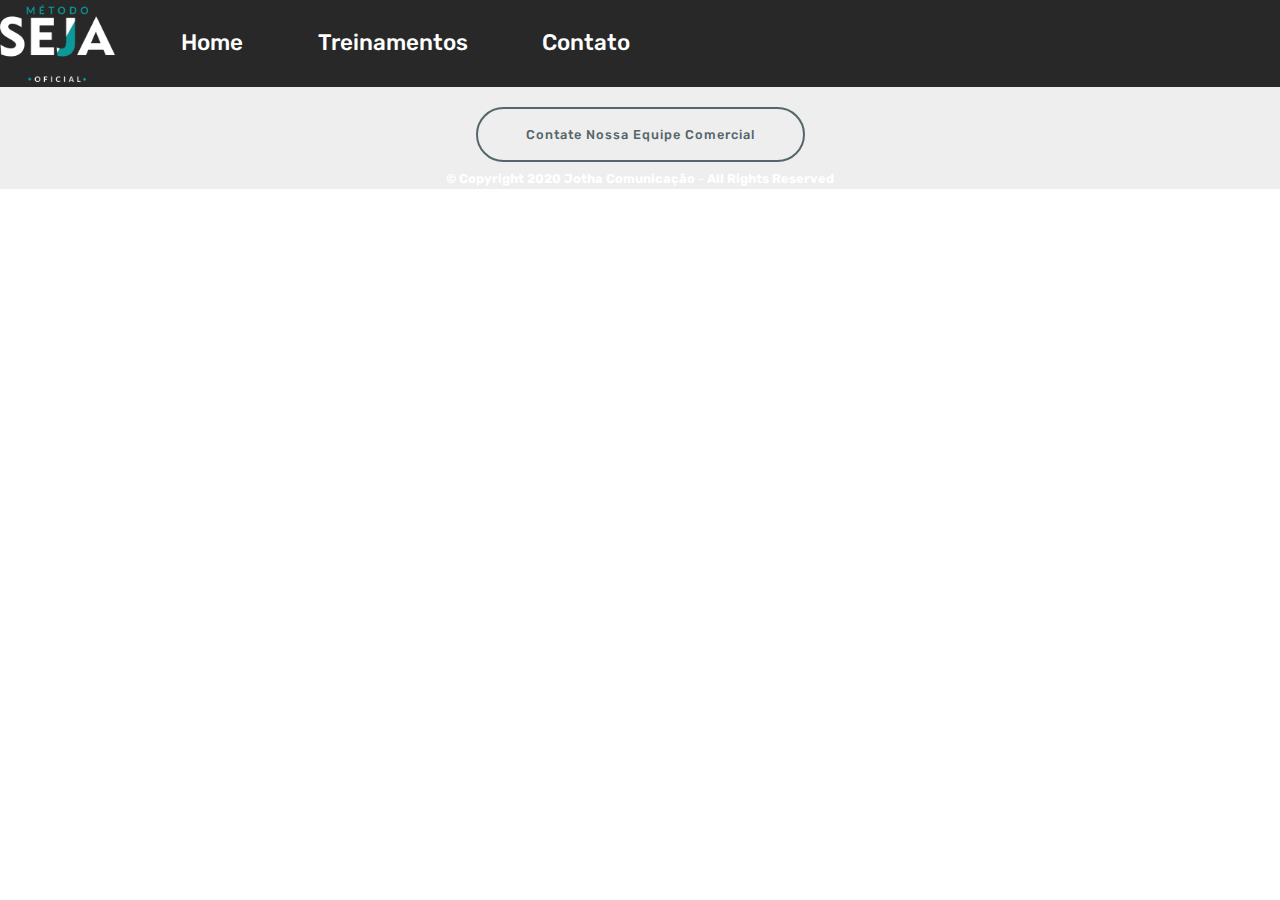
<file: treinamento.html>
<!DOCTYPE html>
<html  >
<head>
  <!-- Site made with Mobirise Website Builder v4.11.6, https://mobirise.com -->
  <meta charset="UTF-8">
  <meta http-equiv="X-UA-Compatible" content="IE=edge">
  <meta name="generator" content="Mobirise v4.11.6, mobirise.com">
  <meta name="viewport" content="width=device-width, initial-scale=1, minimum-scale=1">
  <link rel="shortcut icon" href="assets/images/seja-154x103.png" type="image/x-icon">
  <meta name="description" content="">
  
  <title>treinamento</title>
  <link rel="stylesheet" href="assets/web/assets/mobirise-icons/mobirise-icons.css">
  <link rel="stylesheet" href="assets/bootstrap/css/bootstrap.min.css">
  <link rel="stylesheet" href="assets/bootstrap/css/bootstrap-grid.min.css">
  <link rel="stylesheet" href="assets/bootstrap/css/bootstrap-reboot.min.css">
  <link rel="stylesheet" href="assets/tether/tether.min.css">
  <link rel="stylesheet" href="assets/dropdown/css/style.css">
  <link rel="stylesheet" href="assets/theme/css/style.css">
  <link rel="preload" as="style" href="assets/mobirise/css/mbr-additional.css"><link rel="stylesheet" href="assets/mobirise/css/mbr-additional.css" type="text/css">
  
  
  
</head>
<body>
  <section class="menu cid-rIwQSIb8bX" once="menu" id="menu2-11">

    

    <nav class="navbar navbar-expand beta-menu navbar-dropdown align-items-center navbar-toggleable-sm">
        <button class="navbar-toggler navbar-toggler-right" type="button" data-toggle="collapse" data-target="#navbarSupportedContent" aria-controls="navbarSupportedContent" aria-expanded="false" aria-label="Toggle navigation">
            <div class="hamburger">
                <span></span>
                <span></span>
                <span></span>
                <span></span>
            </div>
        </button>
        <div class="menu-logo">
            <div class="navbar-brand">
                <span class="navbar-logo">
                    <a href="index.html">
                        <img src="assets/images/seja-154x103.png" alt="Mobirise" title="" style="height: 4.8rem;">
                    </a>
                </span>
                
            </div>
        </div>
        <div class="collapse navbar-collapse" id="navbarSupportedContent">
            <ul class="navbar-nav nav-dropdown nav-right" data-app-modern-menu="true"><li class="nav-item"><a class="nav-link link text-white display-4" href="index.html">
                        Home</a></li><li class="nav-item"><a class="nav-link link text-white display-4" href="treinamento.html">
                        Treinamentos</a></li>
                <li class="nav-item">
                    <a class="nav-link link text-white display-4" href="contato.html">
                        Contato</a>
                </li></ul>
            
        </div>
    </nav>
</section>

<section class="engine"><a href="https://mobirise.info/x">css templates</a></section><section class="mbr-section content5 cid-rIwUj553RX" id="content5-1r">

    

    

    <div class="container">
        <div class="media-container-row">
            <div class="title col-12 col-md-8">
                <h2 class="align-center mbr-bold mbr-white pb-3 mbr-fonts-style display-1">Quer levar o Método SEJA<div>para sua cidade ou empresa?</div></h2>
                
                
                
            </div>
        </div>
    </div>
</section>

<section class="header1 cid-rIwVvTZGNF" id="header16-1s">

    

    

    <div class="container">
        <div class="row justify-content-md-center">
            <div class="col-md-10 align-center">
                
                
                
                <div class="mbr-section-btn"><a class="btn btn-md btn-warning-outline display-7" href="contato.html">Contate Nossa Equipe Comercial</a></div>
            </div>
        </div>
    </div>

</section>

<section once="footers" class="cid-rIwQSGHiBV" id="footer6-10">

    

    

    <div class="container">
        <div class="media-container-row align-center mbr-white">
            <div class="col-12">
                <p class="mbr-text mb-0 mbr-fonts-style display-7"><strong>
                    © Copyright 2020 Jotha Comunicação&nbsp;</strong>- <strong>All Rights Reserved
                </strong></p>
            </div>
        </div>
    </div>
</section>


  <script src="assets/web/assets/jquery/jquery.min.js"></script>
  <script src="assets/popper/popper.min.js"></script>
  <script src="assets/bootstrap/js/bootstrap.min.js"></script>
  <script src="assets/tether/tether.min.js"></script>
  <script src="assets/smoothscroll/smooth-scroll.js"></script>
  <script src="assets/dropdown/js/nav-dropdown.js"></script>
  <script src="assets/dropdown/js/navbar-dropdown.js"></script>
  <script src="assets/touchswipe/jquery.touch-swipe.min.js"></script>
  <script src="assets/theme/js/script.js"></script>
  
  
</body>
</html>
</file>
<file: assets/web/assets/mobirise-icons/mobirise-icons.css>
@font-face {
  font-family: 'MobiriseIcons';
  src:  url('mobirise-icons.eot?spat4u');
  src:  url('mobirise-icons.eot?spat4u#iefix') format('embedded-opentype'),
    url('mobirise-icons.ttf?spat4u') format('truetype'),
    url('mobirise-icons.woff?spat4u') format('woff'),
    url('mobirise-icons.svg?spat4u#MobiriseIcons') format('svg');
  font-weight: normal;
  font-style: normal;
  font-display: swap;
}

[class^="mbri-"], [class*=" mbri-"] {
  /* use !important to prevent issues with browser extensions that change fonts */
  font-family: MobiriseIcons !important;
  speak: none;
  font-style: normal;
  font-weight: normal;
  font-variant: normal;
  text-transform: none;
  line-height: 1;

  /* Better Font Rendering =========== */
  -webkit-font-smoothing: antialiased;
  -moz-osx-font-smoothing: grayscale;
}

.mbri-add-submenu:before {
  content: "\e900";
}
.mbri-alert:before {
  content: "\e901";
}
.mbri-align-center:before {
  content: "\e902";
}
.mbri-align-justify:before {
  content: "\e903";
}
.mbri-align-left:before {
  content: "\e904";
}
.mbri-align-right:before {
  content: "\e905";
}
.mbri-android:before {
  content: "\e906";
}
.mbri-apple:before {
  content: "\e907";
}
.mbri-arrow-down:before {
  content: "\e908";
}
.mbri-arrow-next:before {
  content: "\e909";
}
.mbri-arrow-prev:before {
  content: "\e90a";
}
.mbri-arrow-up:before {
  content: "\e90b";
}
.mbri-bold:before {
  content: "\e90c";
}
.mbri-bookmark:before {
  content: "\e90d";
}
.mbri-bootstrap:before {
  content: "\e90e";
}
.mbri-briefcase:before {
  content: "\e90f";
}
.mbri-browse:before {
  content: "\e910";
}
.mbri-bulleted-list:before {
  content: "\e911";
}
.mbri-calendar:before {
  content: "\e912";
}
.mbri-camera:before {
  content: "\e913";
}
.mbri-cart-add:before {
  content: "\e914";
}
.mbri-cart-full:before {
  content: "\e915";
}
.mbri-cash:before {
  content: "\e916";
}
.mbri-change-style:before {
  content: "\e917";
}
.mbri-chat:before {
  content: "\e918";
}
.mbri-clock:before {
  content: "\e919";
}
.mbri-close:before {
  content: "\e91a";
}
.mbri-cloud:before {
  content: "\e91b";
}
.mbri-code:before {
  content: "\e91c";
}
.mbri-contact-form:before {
  content: "\e91d";
}
.mbri-credit-card:before {
  content: "\e91e";
}
.mbri-cursor-click:before {
  content: "\e91f";
}
.mbri-cust-feedback:before {
  content: "\e920";
}
.mbri-database:before {
  content: "\e921";
}
.mbri-delivery:before {
  content: "\e922";
}
.mbri-desktop:before {
  content: "\e923";
}
.mbri-devices:before {
  content: "\e924";
}
.mbri-down:before {
  content: "\e925";
}
.mbri-download:before {
  content: "\e989";
}
.mbri-drag-n-drop:before {
  content: "\e927";
}
.mbri-drag-n-drop2:before {
  content: "\e928";
}
.mbri-edit:before {
  content: "\e929";
}
.mbri-edit2:before {
  content: "\e92a";
}
.mbri-error:before {
  content: "\e92b";
}
.mbri-extension:before {
  content: "\e92c";
}
.mbri-features:before {
  content: "\e92d";
}
.mbri-file:before {
  content: "\e92e";
}
.mbri-flag:before {
  content: "\e92f";
}
.mbri-folder:before {
  content: "\e930";
}
.mbri-gift:before {
  content: "\e931";
}
.mbri-github:before {
  content: "\e932";
}
.mbri-globe:before {
  content: "\e933";
}
.mbri-globe-2:before {
  content: "\e934";
}
.mbri-growing-chart:before {
  content: "\e935";
}
.mbri-hearth:before {
  content: "\e936";
}
.mbri-help:before {
  content: "\e937";
}
.mbri-home:before {
  content: "\e938";
}
.mbri-hot-cup:before {
  content: "\e939";
}
.mbri-idea:before {
  content: "\e93a";
}
.mbri-image-gallery:before {
  content: "\e93b";
}
.mbri-image-slider:before {
  content: "\e93c";
}
.mbri-info:before {
  content: "\e93d";
}
.mbri-italic:before {
  content: "\e93e";
}
.mbri-key:before {
  content: "\e93f";
}
.mbri-laptop:before {
  content: "\e940";
}
.mbri-layers:before {
  content: "\e941";
}
.mbri-left-right:before {
  content: "\e942";
}
.mbri-left:before {
  content: "\e943";
}
.mbri-letter:before {
  content: "\e944";
}
.mbri-like:before {
  content: "\e945";
}
.mbri-link:before {
  content: "\e946";
}
.mbri-lock:before {
  content: "\e947";
}
.mbri-login:before {
  content: "\e948";
}
.mbri-logout:before {
  content: "\e949";
}
.mbri-magic-stick:before {
  content: "\e94a";
}
.mbri-map-pin:before {
  content: "\e94b";
}
.mbri-menu:before {
  content: "\e94c";
}
.mbri-mobile:before {
  content: "\e94d";
}
.mbri-mobile2:before {
  content: "\e94e";
}
.mbri-mobirise:before {
  content: "\e94f";
}
.mbri-more-horizontal:before {
  content: "\e950";
}
.mbri-more-vertical:before {
  content: "\e951";
}
.mbri-music:before {
  content: "\e952";
}
.mbri-new-file:before {
  content: "\e953";
}
.mbri-numbered-list:before {
  content: "\e954";
}
.mbri-opened-folder:before {
  content: "\e955";
}
.mbri-pages:before {
  content: "\e956";
}
.mbri-paper-plane:before {
  content: "\e957";
}
.mbri-paperclip:before {
  content: "\e958";
}
.mbri-photo:before {
  content: "\e959";
}
.mbri-photos:before {
  content: "\e95a";
}
.mbri-pin:before {
  content: "\e95b";
}
.mbri-play:before {
  content: "\e95c";
}
.mbri-plus:before {
  content: "\e95d";
}
.mbri-preview:before {
  content: "\e95e";
}
.mbri-print:before {
  content: "\e95f";
}
.mbri-protect:before {
  content: "\e960";
}
.mbri-question:before {
  content: "\e961";
}
.mbri-quote-left:before {
  content: "\e962";
}
.mbri-quote-right:before {
  content: "\e963";
}
.mbri-refresh:before {
  content: "\e964";
}
.mbri-responsive:before {
  content: "\e965";
}
.mbri-right:before {
  content: "\e966";
}
.mbri-rocket:before {
  content: "\e967";
}
.mbri-sad-face:before {
  content: "\e968";
}
.mbri-sale:before {
  content: "\e969";
}
.mbri-save:before {
  content: "\e96a";
}
.mbri-search:before {
  content: "\e96b";
}
.mbri-setting:before {
  content: "\e96c";
}
.mbri-setting2:before {
  content: "\e96d";
}
.mbri-setting3:before {
  content: "\e96e";
}
.mbri-share:before {
  content: "\e96f";
}
.mbri-shopping-bag:before {
  content: "\e970";
}
.mbri-shopping-basket:before {
  content: "\e971";
}
.mbri-shopping-cart:before {
  content: "\e972";
}
.mbri-sites:before {
  content: "\e973";
}
.mbri-smile-face:before {
  content: "\e974";
}
.mbri-speed:before {
  content: "\e975";
}
.mbri-star:before {
  content: "\e976";
}
.mbri-success:before {
  content: "\e977";
}
.mbri-sun:before {
  content: "\e978";
}
.mbri-sun2:before {
  content: "\e979";
}
.mbri-tablet:before {
  content: "\e97a";
}
.mbri-tablet-vertical:before {
  content: "\e97b";
}
.mbri-target:before {
  content: "\e97c";
}
.mbri-timer:before {
  content: "\e97d";
}
.mbri-to-ftp:before {
  content: "\e97e";
}
.mbri-to-local-drive:before {
  content: "\e97f";
}
.mbri-touch-swipe:before {
  content: "\e980";
}
.mbri-touch:before {
  content: "\e981";
}
.mbri-trash:before {
  content: "\e982";
}
.mbri-underline:before {
  content: "\e983";
}
.mbri-unlink:before {
  content: "\e984";
}
.mbri-unlock:before {
  content: "\e985";
}
.mbri-up-down:before {
  content: "\e986";
}
.mbri-up:before {
  content: "\e987";
}
.mbri-update:before {
  content: "\e988";
}
.mbri-upload:before {
 content: "\e926"; 
}
.mbri-user:before {
  content: "\e98a";
}
.mbri-user2:before {
  content: "\e98b";
}
.mbri-users:before {
  content: "\e98c";
}
.mbri-video:before {
  content: "\e98d";
}
.mbri-video-play:before {
  content: "\e98e";
}
.mbri-watch:before {
  content: "\e98f";
}
.mbri-website-theme:before {
  content: "\e990";
}
.mbri-wifi:before {
  content: "\e991";
}
.mbri-windows:before {
  content: "\e992";
}
.mbri-zoom-out:before {
  content: "\e993";
}
.mbri-redo:before {
  content: "\e994";
}
.mbri-undo:before {
  content: "\e995";
}
</file>
<file: assets/dropdown/css/style.css>
.navbar-dropdown {
  left: 0;
  padding: 0;
  position: absolute;
  right: 0;
  top: 0;
  transition: all 0.45s ease;
  z-index: 1030;
  background: #282828; }
  .navbar-dropdown .navbar-logo {
    margin-right: 0.8rem;
    transition: margin 0.3s ease-in-out;
    vertical-align: middle; }
    .navbar-dropdown .navbar-logo img {
      height: 3.125rem;
      transition: all 0.3s ease-in-out; }
    .navbar-dropdown .navbar-logo.mbr-iconfont {
      font-size: 3.125rem;
      line-height: 3.125rem; }
  .navbar-dropdown .navbar-caption {
    font-weight: 700;
    white-space: normal;
    vertical-align: -4px;
    line-height: 3.125rem !important; }
    .navbar-dropdown .navbar-caption, .navbar-dropdown .navbar-caption:hover {
      color: inherit;
      text-decoration: none; }
  .navbar-dropdown .mbr-iconfont + .navbar-caption {
    vertical-align: -1px; }
  .navbar-dropdown.navbar-fixed-top {
    position: fixed; }
  .navbar-dropdown .navbar-brand span {
    vertical-align: -4px; }
  .navbar-dropdown.bg-color.transparent {
    background: none; }
  .navbar-dropdown.navbar-short .navbar-brand {
    padding: 0.625rem 0; }
    .navbar-dropdown.navbar-short .navbar-brand span {
      vertical-align: -1px; }
  .navbar-dropdown.navbar-short .navbar-caption {
    line-height: 2.375rem !important;
    vertical-align: -2px; }
  .navbar-dropdown.navbar-short .navbar-logo {
    margin-right: 0.5rem; }
    .navbar-dropdown.navbar-short .navbar-logo img {
      height: 2.375rem; }
    .navbar-dropdown.navbar-short .navbar-logo.mbr-iconfont {
      font-size: 2.375rem;
      line-height: 2.375rem; }
  .navbar-dropdown.navbar-short .mbr-table-cell {
    height: 3.625rem; }
  .navbar-dropdown .navbar-close {
    left: 0.6875rem;
    position: fixed;
    top: 0.75rem;
    z-index: 1000; }
  .navbar-dropdown .hamburger-icon {
    content: "";
    display: inline-block;
    vertical-align: middle;
    width: 16px;
    -webkit-box-shadow: 0 -6px 0 1px #282828,0 0 0 1px #282828,0 6px 0 1px #282828;
    -moz-box-shadow: 0 -6px 0 1px #282828,0 0 0 1px #282828,0 6px 0 1px #282828;
    box-shadow: 0 -6px 0 1px #282828,0 0 0 1px #282828,0 6px 0 1px #282828; }

.dropdown-menu .dropdown-toggle[data-toggle="dropdown-submenu"]::after {
  border-bottom: 0.35em solid transparent;
  border-left: 0.35em solid;
  border-right: 0;
  border-top: 0.35em solid transparent;
  margin-left: 0.3rem; }

.dropdown-menu .dropdown-item:focus {
  outline: 0; }

.nav-dropdown {
  font-size: 0.75rem;
  font-weight: 500;
  height: auto !important; }
  .nav-dropdown .nav-btn {
    padding-left: 1rem; }
  .nav-dropdown .link {
    margin: .667em 1.667em;
    font-weight: 500;
    padding: 0;
    transition: color .2s ease-in-out; }
    .nav-dropdown .link.dropdown-toggle {
      margin-right: 2.583em; }
      .nav-dropdown .link.dropdown-toggle::after {
        margin-left: .25rem;
        border-top: 0.35em solid;
        border-right: 0.35em solid transparent;
        border-left: 0.35em solid transparent;
        border-bottom: 0; }
      .nav-dropdown .link.dropdown-toggle[aria-expanded="true"] {
        margin: 0;
        padding: 0.667em 3.263em  0.667em 1.667em; }
  .nav-dropdown .link::after,
  .nav-dropdown .dropdown-item::after {
    color: inherit; }
  .nav-dropdown .btn {
    font-size: 0.75rem;
    font-weight: 700;
    letter-spacing: 0;
    margin-bottom: 0;
    padding-left: 1.25rem;
    padding-right: 1.25rem; }
  .nav-dropdown .dropdown-menu {
    border-radius: 0;
    border: 0;
    left: 0;
    margin: 0;
    padding-bottom: 1.25rem;
    padding-top: 1.25rem;
    position: relative; }
  .nav-dropdown .dropdown-submenu {
    margin-left: 0.125rem;
    top: 0; }
  .nav-dropdown .dropdown-item {
    font-weight: 500;
    line-height: 2;
    padding: 0.3846em 4.615em 0.3846em 1.5385em;
    position: relative;
    transition: color .2s ease-in-out, background-color .2s ease-in-out; }
    .nav-dropdown .dropdown-item::after {
      margin-top: -0.3077em;
      position: absolute;
      right: 1.1538em;
      top: 50%; }
    .nav-dropdown .dropdown-item:focus, .nav-dropdown .dropdown-item:hover {
      background: none; }

@media (max-width: 767px) {
  .nav-dropdown.navbar-toggleable-sm {
    bottom: 0;
    display: none;
    left: 0;
    overflow-x: hidden;
    position: fixed;
    top: 0;
    transform: translateX(-100%);
    -ms-transform: translateX(-100%);
    -webkit-transform: translateX(-100%);
    width: 18.75rem;
    z-index: 999; } }
.nav-dropdown.navbar-toggleable-xl {
  bottom: 0;
  display: none;
  left: 0;
  overflow-x: hidden;
  position: fixed;
  top: 0;
  transform: translateX(-100%);
  -ms-transform: translateX(-100%);
  -webkit-transform: translateX(-100%);
  width: 18.75rem;
  z-index: 999; }

.nav-dropdown-sm {
  display: block !important;
  overflow-x: hidden;
  overflow: auto;
  padding-top: 3.875rem; }
  .nav-dropdown-sm::after {
    content: "";
    display: block;
    height: 3rem;
    width: 100%; }
  .nav-dropdown-sm.collapse.in ~ .navbar-close {
    display: block !important; }
  .nav-dropdown-sm.collapsing, .nav-dropdown-sm.collapse.in {
    transform: translateX(0);
    -ms-transform: translateX(0);
    -webkit-transform: translateX(0);
    transition: all 0.25s ease-out;
    -webkit-transition: all 0.25s ease-out;
    background: #282828; }
  .nav-dropdown-sm.collapsing[aria-expanded="false"] {
    transform: translateX(-100%);
    -ms-transform: translateX(-100%);
    -webkit-transform: translateX(-100%); }
  .nav-dropdown-sm .nav-item {
    display: block;
    margin-left: 0 !important;
    padding-left: 0; }
  .nav-dropdown-sm .link,
  .nav-dropdown-sm .dropdown-item {
    border-top: 1px dotted rgba(255, 255, 255, 0.1);
    font-size: 0.8125rem;
    line-height: 1.6;
    margin: 0 !important;
    padding: 0.875rem 2.4rem 0.875rem 1.5625rem !important;
    position: relative;
    white-space: normal; }
    .nav-dropdown-sm .link:focus, .nav-dropdown-sm .link:hover,
    .nav-dropdown-sm .dropdown-item:focus,
    .nav-dropdown-sm .dropdown-item:hover {
      background: rgba(0, 0, 0, 0.2) !important;
      color: #c0a375; }
  .nav-dropdown-sm .nav-btn {
    position: relative;
    padding: 1.5625rem 1.5625rem 0 1.5625rem; }
    .nav-dropdown-sm .nav-btn::before {
      border-top: 1px dotted rgba(255, 255, 255, 0.1);
      content: "";
      left: 0;
      position: absolute;
      top: 0;
      width: 100%; }
    .nav-dropdown-sm .nav-btn + .nav-btn {
      padding-top: 0.625rem; }
      .nav-dropdown-sm .nav-btn + .nav-btn::before {
        display: none; }
  .nav-dropdown-sm .btn {
    padding: 0.625rem 0; }
  .nav-dropdown-sm .dropdown-toggle[data-toggle="dropdown-submenu"]::after {
    margin-left: .25rem;
    border-top: 0.35em solid;
    border-right: 0.35em solid transparent;
    border-left: 0.35em solid transparent;
    border-bottom: 0; }
  .nav-dropdown-sm .dropdown-toggle[data-toggle="dropdown-submenu"][aria-expanded="true"]::after {
    border-top: 0;
    border-right: 0.35em solid transparent;
    border-left: 0.35em solid transparent;
    border-bottom: 0.35em solid; }
  .nav-dropdown-sm .dropdown-menu {
    margin: 0;
    padding: 0;
    position: relative;
    top: 0;
    left: 0;
    width: 100%;
    border: 0;
    float: none;
    border-radius: 0;
    background: none; }
  .nav-dropdown-sm .dropdown-submenu {
    left: 100%;
    margin-left: 0.125rem;
    margin-top: -1.25rem;
    top: 0; }

.navbar-toggleable-sm .nav-dropdown .dropdown-menu {
  position: absolute; }

.navbar-toggleable-sm .nav-dropdown .dropdown-submenu {
  left: 100%;
  margin-left: 0.125rem;
  margin-top: -1.25rem;
  top: 0; }

.navbar-toggleable-sm.opened .nav-dropdown .dropdown-menu {
  position: relative; }

.navbar-toggleable-sm.opened .nav-dropdown .dropdown-submenu {
  left: 0;
  margin-left: 00rem;
  margin-top: 0rem;
  top: 0; }

.is-builder .nav-dropdown.collapsing {
  transition: none !important; }

/*# sourceMappingURL=style.css.map */
</file>
<file: assets/socicon/css/styles.css>
@charset "UTF-8";

@font-face {
  font-family: "socicon";
  src:url("../fonts/socicon.eot");
  src:url("../fonts/socicon.eot?#iefix") format("embedded-opentype"),
    url("../fonts/socicon.woff") format("woff"),
    url("../fonts/socicon.ttf") format("truetype"),
    url("../fonts/socicon.svg#socicon") format("svg");
  font-weight: normal;
  font-style: normal;
  font-display:swap;
}

[data-icon]:before {
  font-family: "socicon" !important;
  content: attr(data-icon);
  font-style: normal !important;
  font-weight: normal !important;
  font-variant: normal !important;
  text-transform: none !important;
  speak: none;
  line-height: 1;
  -webkit-font-smoothing: antialiased;
  -moz-osx-font-smoothing: grayscale;
}

[class^="socicon-"]:before,
[class*=" socicon-"]:before {
  font-family: "socicon" !important;
  font-style: normal !important;
  font-weight: normal !important;
  font-variant: normal !important;
  text-transform: none !important;
  speak: none;
  line-height: 1;
  -webkit-font-smoothing: antialiased;
  -moz-osx-font-smoothing: grayscale;
}

.socicon-modelmayhem:before {
  content: "\e000";
}
.socicon-mixcloud:before {
  content: "\e001";
}
.socicon-drupal:before {
  content: "\e002";
}
.socicon-swarm:before {
  content: "\e003";
}
.socicon-istock:before {
  content: "\e004";
}
.socicon-yammer:before {
  content: "\e005";
}
.socicon-ello:before {
  content: "\e006";
}
.socicon-stackoverflow:before {
  content: "\e007";
}
.socicon-persona:before {
  content: "\e008";
}
.socicon-triplej:before {
  content: "\e009";
}
.socicon-houzz:before {
  content: "\e00a";
}
.socicon-rss:before {
  content: "\e00b";
}
.socicon-paypal:before {
  content: "\e00c";
}
.socicon-odnoklassniki:before {
  content: "\e00d";
}
.socicon-airbnb:before {
  content: "\e00e";
}
.socicon-periscope:before {
  content: "\e00f";
}
.socicon-outlook:before {
  content: "\e010";
}
.socicon-coderwall:before {
  content: "\e011";
}
.socicon-tripadvisor:before {
  content: "\e012";
}
.socicon-appnet:before {
  content: "\e013";
}
.socicon-goodreads:before {
  content: "\e014";
}
.socicon-tripit:before {
  content: "\e015";
}
.socicon-lanyrd:before {
  content: "\e016";
}
.socicon-slideshare:before {
  content: "\e017";
}
.socicon-buffer:before {
  content: "\e018";
}
.socicon-disqus:before {
  content: "\e019";
}
.socicon-vkontakte:before {
  content: "\e01a";
}
.socicon-whatsapp:before {
  content: "\e01b";
}
.socicon-patreon:before {
  content: "\e01c";
}
.socicon-storehouse:before {
  content: "\e01d";
}
.socicon-pocket:before {
  content: "\e01e";
}
.socicon-mail:before {
  content: "\e01f";
}
.socicon-blogger:before {
  content: "\e020";
}
.socicon-technorati:before {
  content: "\e021";
}
.socicon-reddit:before {
  content: "\e022";
}
.socicon-dribbble:before {
  content: "\e023";
}
.socicon-stumbleupon:before {
  content: "\e024";
}
.socicon-digg:before {
  content: "\e025";
}
.socicon-envato:before {
  content: "\e026";
}
.socicon-behance:before {
  content: "\e027";
}
.socicon-delicious:before {
  content: "\e028";
}
.socicon-deviantart:before {
  content: "\e029";
}
.socicon-forrst:before {
  content: "\e02a";
}
.socicon-play:before {
  content: "\e02b";
}
.socicon-zerply:before {
  content: "\e02c";
}
.socicon-wikipedia:before {
  content: "\e02d";
}
.socicon-apple:before {
  content: "\e02e";
}
.socicon-flattr:before {
  content: "\e02f";
}
.socicon-github:before {
  content: "\e030";
}
.socicon-renren:before {
  content: "\e031";
}
.socicon-friendfeed:before {
  content: "\e032";
}
.socicon-newsvine:before {
  content: "\e033";
}
.socicon-identica:before {
  content: "\e034";
}
.socicon-bebo:before {
  content: "\e035";
}
.socicon-zynga:before {
  content: "\e036";
}
.socicon-steam:before {
  content: "\e037";
}
.socicon-xbox:before {
  content: "\e038";
}
.socicon-windows:before {
  content: "\e039";
}
.socicon-qq:before {
  content: "\e03a";
}
.socicon-douban:before {
  content: "\e03b";
}
.socicon-meetup:before {
  content: "\e03c";
}
.socicon-playstation:before {
  content: "\e03d";
}
.socicon-android:before {
  content: "\e03e";
}
.socicon-snapchat:before {
  content: "\e03f";
}
.socicon-twitter:before {
  content: "\e040";
}
.socicon-facebook:before {
  content: "\e041";
}
.socicon-googleplus:before {
  content: "\e042";
}
.socicon-pinterest:before {
  content: "\e043";
}
.socicon-foursquare:before {
  content: "\e044";
}
.socicon-yahoo:before {
  content: "\e045";
}
.socicon-skype:before {
  content: "\e046";
}
.socicon-yelp:before {
  content: "\e047";
}
.socicon-feedburner:before {
  content: "\e048";
}
.socicon-linkedin:before {
  content: "\e049";
}
.socicon-viadeo:before {
  content: "\e04a";
}
.socicon-xing:before {
  content: "\e04b";
}
.socicon-myspace:before {
  content: "\e04c";
}
.socicon-soundcloud:before {
  content: "\e04d";
}
.socicon-spotify:before {
  content: "\e04e";
}
.socicon-grooveshark:before {
  content: "\e04f";
}
.socicon-lastfm:before {
  content: "\e050";
}
.socicon-youtube:before {
  content: "\e051";
}
.socicon-vimeo:before {
  content: "\e052";
}
.socicon-dailymotion:before {
  content: "\e053";
}
.socicon-vine:before {
  content: "\e054";
}
.socicon-flickr:before {
  content: "\e055";
}
.socicon-500px:before {
  content: "\e056";
}
.socicon-wordpress:before {
  content: "\e058";
}
.socicon-tumblr:before {
  content: "\e059";
}
.socicon-twitch:before {
  content: "\e05a";
}
.socicon-8tracks:before {
  content: "\e05b";
}
.socicon-amazon:before {
  content: "\e05c";
}
.socicon-icq:before {
  content: "\e05d";
}
.socicon-smugmug:before {
  content: "\e05e";
}
.socicon-ravelry:before {
  content: "\e05f";
}
.socicon-weibo:before {
  content: "\e060";
}
.socicon-baidu:before {
  content: "\e061";
}
.socicon-angellist:before {
  content: "\e062";
}
.socicon-ebay:before {
  content: "\e063";
}
.socicon-imdb:before {
  content: "\e064";
}
.socicon-stayfriends:before {
  content: "\e065";
}
.socicon-residentadvisor:before {
  content: "\e066";
}
.socicon-google:before {
  content: "\e067";
}
.socicon-yandex:before {
  content: "\e068";
}
.socicon-sharethis:before {
  content: "\e069";
}
.socicon-bandcamp:before {
  content: "\e06a";
}
.socicon-itunes:before {
  content: "\e06b";
}
.socicon-deezer:before {
  content: "\e06c";
}
.socicon-telegram:before {
  content: "\e06e";
}
.socicon-openid:before {
  content: "\e06f";
}
.socicon-amplement:before {
  content: "\e070";
}
.socicon-viber:before {
  content: "\e071";
}
.socicon-zomato:before {
  content: "\e072";
}
.socicon-draugiem:before {
  content: "\e074";
}
.socicon-endomodo:before {
  content: "\e075";
}
.socicon-filmweb:before {
  content: "\e076";
}
.socicon-stackexchange:before {
  content: "\e077";
}
.socicon-wykop:before {
  content: "\e078";
}
.socicon-teamspeak:before {
  content: "\e079";
}
.socicon-teamviewer:before {
  content: "\e07a";
}
.socicon-ventrilo:before {
  content: "\e07b";
}
.socicon-younow:before {
  content: "\e07c";
}
.socicon-raidcall:before {
  content: "\e07d";
}
.socicon-mumble:before {
  content: "\e07e";
}
.socicon-medium:before {
  content: "\e06d";
}
.socicon-bebee:before {
  content: "\e07f";
}
.socicon-hitbox:before {
  content: "\e080";
}
.socicon-reverbnation:before {
  content: "\e081";
}
.socicon-formulr:before {
  content: "\e082";
}
.socicon-instagram:before {
  content: "\e057";
}
.socicon-battlenet:before {
  content: "\e083";
}
.socicon-chrome:before {
  content: "\e084";
}
.socicon-discord:before {
  content: "\e086";
}
.socicon-issuu:before {
  content: "\e087";
}
.socicon-macos:before {
  content: "\e088";
}
.socicon-firefox:before {
  content: "\e089";
}
.socicon-opera:before {
  content: "\e08d";
}
.socicon-keybase:before {
  content: "\e090";
}
.socicon-alliance:before {
  content: "\e091";
}
.socicon-livejournal:before {
  content: "\e092";
}
.socicon-googlephotos:before {
  content: "\e093";
}
.socicon-horde:before {
  content: "\e094";
}
.socicon-etsy:before {
  content: "\e095";
}
.socicon-zapier:before {
  content: "\e096";
}
.socicon-google-scholar:before {
  content: "\e097";
}
.socicon-researchgate:before {
  content: "\e098";
}
.socicon-wechat:before {
  content: "\e099";
}
.socicon-strava:before {
  content: "\e09a";
}
.socicon-line:before {
  content: "\e09b";
}
.socicon-lyft:before {
  content: "\e09c";
}
.socicon-uber:before {
  content: "\e09d";
}
.socicon-songkick:before {
  content: "\e09e";
}
.socicon-viewbug:before {
  content: "\e09f";
}
.socicon-googlegroups:before {
  content: "\e0a0";
}
.socicon-quora:before {
  content: "\e073";
}
.socicon-diablo:before {
  content: "\e085";
}
.socicon-blizzard:before {
  content: "\e0a1";
}
.socicon-hearthstone:before {
  content: "\e08b";
}
.socicon-heroes:before {
  content: "\e08a";
}
.socicon-overwatch:before {
  content: "\e08c";
}
.socicon-warcraft:before {
  content: "\e08e";
}
.socicon-starcraft:before {
  content: "\e08f";
}
.socicon-beam:before {
  content: "\e0a2";
}
.socicon-curse:before {
  content: "\e0a3";
}
.socicon-player:before {
  content: "\e0a4";
}
.socicon-streamjar:before {
  content: "\e0a5";
}
.socicon-nintendo:before {
  content: "\e0a6";
}
.socicon-hellocoton:before {
  content: "\e0a7";
}
</file>
<file: assets/theme/css/style.css>
/*!
 * Mobirise v4 theme (https://mobirise.com/)
 * Copyright 2017 Mobirise
 */
section {
  background-color: #eeeeee; }

body {
  font-style: normal;
  line-height: 1.5; }

section,
.container,
.container-fluid {
  position: relative;
  word-wrap: break-word; }

a.mbr-iconfont:hover {
  text-decoration: none; }

.article .lead p,
.article .lead ul,
.article .lead ol,
.article .lead pre,
.article .lead blockquote {
  margin-bottom: 0; }

ul,
ol,
pre,
blockquote {
  margin-bottom: 2.3125rem; }

pre {
  background: #f4f4f4;
  padding: 10px 24px;
  white-space: pre-wrap; }

.inactive {
  -webkit-user-select: none;
  -moz-user-select: none;
  -ms-user-select: none;
  user-select: none;
  pointer-events: none;
  -webkit-user-drag: none;
  user-drag: none; }

.mbr-section__comments .row {
  justify-content: center;
  -webkit-justify-content: center; }

a {
  font-style: normal;
  font-weight: 400;
  cursor: pointer; }
  a, a:hover {
    text-decoration: none; }

figure {
  margin-bottom: 0; }

body {
  color: #232323; }

h1,
h2,
h3,
h4,
h5,
h6,
.h1,
.h2,
.h3,
.h4,
.h5,
.h6,
.display-1,
.display-2,
.display-3,
.display-4 {
  line-height: 1;
  word-break: break-word;
  word-wrap: break-word; }

.mbr-section-title {
  font-style: normal;
  line-height: 1.2; }

.mbr-section-subtitle {
  line-height: 1.3; }

.mbr-text {
  font-style: normal;
  line-height: 1.6; }

b,
strong {
  font-weight: bold; }

blockquote {
  padding: 10px 0 10px 20px;
  position: relative;
  border-left: 2px solid;
  border-color: #ff3366; }

input:-webkit-autofill, input:-webkit-autofill:hover, input:-webkit-autofill:focus, input:-webkit-autofill:active {
  transition-delay: 9999s;
  transition-property: background-color, color; }

textarea[type='hidden'] {
  display: none; }

body {
  position: relative; }

section {
  background-position: 50% 50%;
  background-repeat: no-repeat;
  background-size: cover; }
  section .mbr-background-video,
  section .mbr-background-video-preview {
    position: absolute;
    bottom: 0;
    left: 0;
    right: 0;
    top: 0; }

.hidden {
  visibility: hidden; }

.mbr-z-index20 {
  z-index: 20; }

/*! Base colors */
.mbr-white {
  color: #ffffff; }

.mbr-black {
  color: #000000; }

.mbr-bg-white {
  background-color: #ffffff; }

.mbr-bg-black {
  background-color: #000000; }

/*! Text-aligns */
.align-left {
  text-align: left; }

.align-center {
  text-align: center; }

.align-right {
  text-align: right; }

@media (max-width: 767px) {
  .align-left,
  .align-center,
  .align-right,
  .mbr-section-btn,
  .mbr-section-title {
    text-align: center; } }
/*! Font-weight  */
.mbr-light {
  font-weight: 300; }

.mbr-regular {
  font-weight: 400; }

.mbr-semibold {
  font-weight: 500; }

.mbr-bold {
  font-weight: 700; }

/*! Media  */
.media-size-item {
  -webkit-flex: 1 1 auto;
  -moz-flex: 1 1 auto;
  -ms-flex: 1 1 auto;
  -o-flex: 1 1 auto;
  flex: 1 1 auto; }

.media-content {
  -webkit-flex-basis: 100%;
  flex-basis: 100%; }

.media-container-row {
  display: -ms-flexbox;
  display: -webkit-flex;
  display: flex;
  -webkit-flex-direction: row;
  -ms-flex-direction: row;
  flex-direction: row;
  -webkit-flex-wrap: wrap;
  -ms-flex-wrap: wrap;
  flex-wrap: wrap;
  -webkit-justify-content: center;
  -ms-flex-pack: center;
  justify-content: center;
  -webkit-align-content: center;
  -ms-flex-line-pack: center;
  align-content: center;
  -webkit-align-items: start;
  -ms-flex-align: start;
  align-items: start; }
  .media-container-row .media-size-item {
    width: 400px; }

.media-container-column {
  display: -ms-flexbox;
  display: -webkit-flex;
  display: flex;
  -webkit-flex-direction: column;
  -ms-flex-direction: column;
  flex-direction: column;
  -webkit-flex-wrap: wrap;
  -ms-flex-wrap: wrap;
  flex-wrap: wrap;
  -webkit-justify-content: center;
  -ms-flex-pack: center;
  justify-content: center;
  -webkit-align-content: center;
  -ms-flex-line-pack: center;
  align-content: center;
  -webkit-align-items: stretch;
  -ms-flex-align: stretch;
  align-items: stretch; }
  .media-container-column > * {
    width: 100%; }

@media (min-width: 992px) {
  .media-container-row {
    -webkit-flex-wrap: nowrap;
    -ms-flex-wrap: nowrap;
    flex-wrap: nowrap; } }
figure {
  overflow: hidden; }

figure[mbr-media-size] {
  transition: width 0.1s; }

.mbr-figure img,
.mbr-figure iframe {
  display: block;
  width: 100%; }

.card {
  background-color: transparent;
  border: none; }

.card-box {
  width: 100%; }

.card-img {
  text-align: center;
  flex-shrink: 0;
  -webkit-flex-shrink: 0; }

.media {
  max-width: 100%;
  margin: 0 auto; }

.mbr-figure {
  -ms-flex-item-align: center;
  -ms-grid-row-align: center;
  -webkit-align-self: center;
  align-self: center; }

.media-container > div {
  max-width: 100%; }

.mbr-figure img,
.card-img img {
  width: 100%; }

@media (max-width: 991px) {
  .media-size-item {
    width: auto !important; }

  .media {
    width: auto; }

  .mbr-figure {
    width: 100% !important; } }
/*! Buttons */
.btn {
  font-weight: 500;
  border-width: 2px;
  font-style: normal;
  letter-spacing: 1px;
  margin: .4rem .8rem;
  white-space: normal;
  -webkit-transition: all .3s ease-in-out;
  -moz-transition: all .3s ease-in-out;
  transition: all .3s ease-in-out;
  display: inline-flex;
  align-items: center;
  justify-content: center;
  word-break: break-word;
  -webkit-align-items: center;
  -webkit-justify-content: center;
  display: -webkit-inline-flex; }

.btn-sm {
  font-weight: 500;
  letter-spacing: 1px;
  -webkit-transition: all .3s ease-in-out;
  -moz-transition: all .3s ease-in-out;
  transition: all .3s ease-in-out; }

.btn-md {
  font-weight: 500;
  letter-spacing: 1px;
  margin: .4rem .8rem !important;
  -webkit-transition: all .3s ease-in-out;
  -moz-transition: all .3s ease-in-out;
  transition: all .3s ease-in-out; }

.btn-lg {
  font-weight: 500;
  letter-spacing: 1px;
  margin: .4rem .8rem !important;
  -webkit-transition: all .3s ease-in-out;
  -moz-transition: all .3s ease-in-out;
  transition: all .3s ease-in-out; }

.mbr-section-btn {
  margin-left: -0.25rem;
  margin-right: -0.25rem;
  font-size: 0; }

nav .mbr-section-btn {
  margin-left: 0rem;
  margin-right: 0rem; }

.btn-form {
  border-radius: 0; }
  .btn-form:hover {
    cursor: pointer; }

/*! Btn icon margin */
.btn .mbr-iconfont,
.btn.btn-sm .mbr-iconfont {
  cursor: pointer;
  margin-right: 0.5rem; }

.btn.btn-md .mbr-iconfont,
.btn.btn-md .mbr-iconfont {
  margin-right: 0.8rem; }

.mbr-regular {
  font-weight: 400; }

.mbr-semibold {
  font-weight: 500; }

.mbr-bold {
  font-weight: 700; }

[type='submit'] {
  -webkit-appearance: none; }

/*! Full-screen */
.mbr-fullscreen .mbr-overlay {
  min-height: 100vh; }

.mbr-fullscreen {
  display: flex;
  display: -webkit-flex;
  display: -moz-flex;
  display: -ms-flex;
  display: -o-flex;
  align-items: center;
  -webkit-align-items: center;
  min-height: 100vh;
  padding-top: 3rem;
  padding-bottom: 3rem; }

/*! Map */
.map {
  height: 25rem;
  position: relative; }
  .map iframe {
    width: 100%;
    height: 100%; }

.mbr-overlay {
  background-color: #000;
  bottom: 0;
  left: 0;
  opacity: .5;
  position: absolute;
  right: 0;
  top: 0;
  z-index: 0;
  pointer-events: none; }

/* Form */
blockquote {
  font-style: italic;
  padding: 10px 0 10px 20px;
  font-size: 1.09rem;
  position: relative;
  border-width: 3px; }

.form-control {
  background-color: #f5f5f5;
  box-shadow: none;
  color: #565656;
  line-height: 1.43;
  min-height: 3.5em;
  padding: 1.07em .5em; }
  .form-control, .form-control:focus {
    border: 1px solid #e8e8e8; }
  .form-active .form-control:invalid {
    border-color: red; }

.form-control-label {
  position: relative;
  cursor: pointer;
  margin-bottom: .357em;
  padding: 0; }

.alert {
  color: #ffffff;
  border-radius: 0;
  border: 0;
  font-size: .875rem;
  line-height: 1.5;
  margin-bottom: 1.875rem;
  padding: 1.25rem;
  position: relative; }
  .alert.alert-form::after {
    background-color: inherit;
    bottom: -7px;
    content: "";
    display: block;
    height: 14px;
    left: 50%;
    margin-left: -7px;
    position: absolute;
    transform: rotate(45deg);
    width: 14px;
    -webkit-transform: rotate(45deg); }

.form-asterisk {
  font-family: initial;
  position: absolute;
  top: -2px;
  font-weight: normal; }

/*! Scroll to top arrow */
#scrollToTop a i:before {
  content: '';
  position: absolute;
  height: 40%;
  top: 25%;
  background: #fff;
  width: 2px;
  left: calc(50% - 1px); }
#scrollToTop a i:after {
  content: '';
  position: absolute;
  display: block;
  border-top: 2px solid #fff;
  border-right: 2px solid #fff;
  width: 40%;
  height: 40%;
  left: 30%;
  bottom: 30%;
  transform: rotate(135deg);
  -webkit-transform: rotate(135deg); }

.mbr-arrow-up {
  bottom: 25px;
  right: 90px;
  position: fixed;
  text-align: right;
  z-index: 5000;
  color: #ffffff;
  font-size: 32px;
  transform: rotate(180deg);
  -webkit-transform: rotate(180deg); }

.mbr-arrow-up a {
  background: rgba(0, 0, 0, 0.2);
  border-radius: 3px;
  color: #fff;
  display: inline-block;
  height: 60px;
  width: 60px;
  outline-style: none !important;
  position: relative;
  text-decoration: none;
  transition: all 0.3s ease-in-out;
  cursor: pointer;
  text-align: center; }
  .mbr-arrow-up a:hover {
    background-color: rgba(0, 0, 0, 0.4); }
  .mbr-arrow-up a i {
    line-height: 60px; }

.mbr-arrow-up-icon {
  display: block;
  color: #fff; }

.mbr-arrow-up-icon::before {
  content: '\203a';
  display: inline-block;
  font-family: serif;
  font-size: 32px;
  line-height: 1;
  font-style: normal;
  position: relative;
  top: 6px;
  left: -4px;
  -webkit-transform: rotate(-90deg);
  transform: rotate(-90deg); }

/*! Arrow Down */
.mbr-arrow {
  position: absolute;
  bottom: 45px;
  left: 50%;
  width: 60px;
  height: 60px;
  cursor: pointer;
  background-color: rgba(80, 80, 80, 0.5);
  border-radius: 50%;
  -webkit-transform: translateX(-50%);
  transform: translateX(-50%); }
  .mbr-arrow > a {
    display: inline-block;
    text-decoration: none;
    outline-style: none;
    -webkit-animation: arrowdown 1.7s ease-in-out infinite;
    animation: arrowdown 1.7s ease-in-out infinite; }
    .mbr-arrow > a > i {
      position: absolute;
      top: -2px;
      left: 15px;
      font-size: 2rem; }

@keyframes arrowdown {
  0% {
    transform: translateY(0px);
    -webkit-transform: translateY(0px); }
  50% {
    transform: translateY(-5px);
    -webkit-transform: translateY(-5px); }
  100% {
    transform: translateY(0px);
    -webkit-transform: translateY(0px); } }
@-webkit-keyframes arrowdown {
  0% {
    transform: translateY(0px);
    -webkit-transform: translateY(0px); }
  50% {
    transform: translateY(-5px);
    -webkit-transform: translateY(-5px); }
  100% {
    transform: translateY(0px);
    -webkit-transform: translateY(0px); } }
@media (max-width: 500px) {
  .mbr-arrow-up {
    left: 50%;
    right: auto;
    transform: translateX(-50%) rotate(180deg);
    -webkit-transform: translateX(-50%) rotate(180deg); } }
/*Gradients animation*/
@keyframes gradient-animation {
  from {
    background-position: 0% 100%;
    animation-timing-function: ease-in-out; }
  to {
    background-position: 100% 0%;
    animation-timing-function: ease-in-out; } }
@-webkit-keyframes gradient-animation {
  from {
    background-position: 0% 100%;
    animation-timing-function: ease-in-out; }
  to {
    background-position: 100% 0%;
    animation-timing-function: ease-in-out; } }
.bg-gradient {
  background-size: 200% 200%;
  animation: gradient-animation 5s infinite alternate;
  -webkit-animation: gradient-animation 5s infinite alternate; }

.menu .navbar-brand {
  display: -webkit-flex; }
  .menu .navbar-brand span {
    display: flex;
    display: -webkit-flex; }
  .menu .navbar-brand .navbar-caption-wrap {
    display: -webkit-flex; }
  .menu .navbar-brand .navbar-logo img {
    display: -webkit-flex; }
@media (min-width: 768px) and (max-width: 1023px) {
  .menu .navbar-toggleable-sm .navbar-nav {
    display: -webkit-box;
    display: -webkit-flex;
    display: -ms-flexbox; } }
@media (max-width: 1023px) {
  .menu .navbar-collapse {
    max-height: 93.5vh; }
    .menu .navbar-collapse.show {
      overflow: auto; } }
@media (min-width: 1024px) {
  .menu .navbar-nav.nav-dropdown {
    display: -webkit-flex; }
  .menu .navbar-toggleable-sm .navbar-collapse {
    display: -webkit-flex !important; }
  .menu .collapsed .navbar-collapse {
    max-height: 93.5vh; }
    .menu .collapsed .navbar-collapse.show {
      overflow: auto; } }
@media (max-width: 767px) {
  .menu .navbar-collapse {
    max-height: 80vh; } }

/* Others*/
.note-check a[data-value=Rubik] {
  font-style: normal; }

.mbr-arrow a {
  color: #ffffff; }

@media (max-width: 767px) {
  .mbr-arrow {
    display: none; } }
.navbar {
  display: -webkit-flex;
  -webkit-flex-wrap: wrap;
  -webkit-align-items: center;
  -webkit-justify-content: space-between; }

.navbar-collapse {
  -webkit-flex-basis: 100%;
  -webkit-flex-grow: 1;
  -webkit-align-items: center; }

.nav-dropdown .link {
  padding: 0.667em 1.667em !important;
  margin: 0 !important; }

.nav {
  display: -webkit-flex;
  -webkit-flex-wrap: wrap; }

.row {
  display: -webkit-flex;
  -webkit-flex-wrap: wrap; }

.justify-content-center {
  -webkit-justify-content: center; }

.form-inline {
  display: -webkit-flex;
  -webkit-flex-flow: row wrap;
  -webkit-align-items: center; }

.card-wrapper {
  -webkit-flex: 1; }

.carousel-control {
  z-index: 10;
  display: -webkit-flex;
  -webkit-align-items: center;
  -webkit-justify-content: center; }

.carousel-controls {
  display: -webkit-flex; }

.media {
  display: -webkit-flex; }

.form-group:focus {
  outline: none; }

.jq-selectbox__select {
  padding: 1.07em 0.5em;
  position: absolute;
  top: 0;
  left: 0;
  width: 100%; }

.jq-selectbox__dropdown {
  position: absolute;
  top: 100% !important;
  left: 0 !important;
  width: 100% !important; }

.jq-selectbox__trigger-arrow {
  transform: translateY(-50%); }

.jq-selectbox li {
  padding: 1.07em 0.5em; }

input[type='range'] {
  padding-left: 0 !important;
  padding-right: 0 !important; }

.modal-dialog,
.modal-content {
  height: 100%; }

.modal-dialog .carousel-inner {
  height: calc(100vh - 1.75rem); }
  @media (max-width: 575px) {
    .modal-dialog .carousel-inner {
      height: calc(100vh - 1rem); } }

.carousel-item {
  text-align: center; }

.carousel-item img {
  margin: auto; }

.navbar-toggler {
  -webkit-align-self: flex-start;
  -ms-flex-item-align: start;
  align-self: flex-start;
  padding: 0.25rem 0.75rem;
  font-size: 1.25rem;
  line-height: 1;
  background: transparent;
  border: 1px solid transparent;
  -webkit-border-radius: 0.25rem;
  border-radius: 0.25rem; }

.navbar-toggler:focus,
.navbar-toggler:hover {
  text-decoration: none; }

.navbar-toggler-icon {
  display: inline-block;
  width: 1.5em;
  height: 1.5em;
  vertical-align: middle;
  content: '';
  background: no-repeat center center;
  -webkit-background-size: 100% 100%;
  -o-background-size: 100% 100%;
  background-size: 100% 100%; }

.navbar-toggler-left {
  position: absolute;
  left: 1rem; }

.navbar-toggler-right {
  position: absolute;
  right: 1rem; }

@media (max-width: 575px) {
  .navbar-toggleable .navbar-nav .dropdown-menu {
    position: static;
    float: none; }

  .navbar-toggleable > .container {
    padding-right: 0;
    padding-left: 0; } }
@media (min-width: 576px) {
  .navbar-toggleable {
    -webkit-box-orient: horizontal;
    -webkit-box-direction: normal;
    -webkit-flex-direction: row;
    -ms-flex-direction: row;
    flex-direction: row;
    -webkit-flex-wrap: nowrap;
    -ms-flex-wrap: nowrap;
    flex-wrap: nowrap;
    -webkit-box-align: center;
    -webkit-align-items: center;
    -ms-flex-align: center;
    align-items: center; }

  .navbar-toggleable .navbar-nav {
    -webkit-box-orient: horizontal;
    -webkit-box-direction: normal;
    -webkit-flex-direction: row;
    -ms-flex-direction: row;
    flex-direction: row; }

  .navbar-toggleable .navbar-nav .nav-link {
    padding-right: 0.5rem;
    padding-left: 0.5rem; }

  .navbar-toggleable > .container {
    display: -webkit-box;
    display: -webkit-flex;
    display: -ms-flexbox;
    display: flex;
    -webkit-flex-wrap: nowrap;
    -ms-flex-wrap: nowrap;
    flex-wrap: nowrap;
    -webkit-box-align: center;
    -webkit-align-items: center;
    -ms-flex-align: center;
    align-items: center; }

  .navbar-toggleable .navbar-collapse {
    display: -webkit-box !important;
    display: -webkit-flex !important;
    display: -ms-flexbox !important;
    display: flex !important;
    width: 100%; }

  .navbar-toggleable .navbar-toggler {
    display: none; } }
@media (max-width: 767px) {
  .navbar-toggleable-sm .navbar-nav .dropdown-menu {
    position: static;
    float: none; }

  .navbar-toggleable-sm > .container {
    padding-right: 0;
    padding-left: 0; } }
@media (min-width: 768px) {
  .navbar-toggleable-sm {
    -webkit-box-orient: horizontal;
    -webkit-box-direction: normal;
    -webkit-flex-direction: row;
    -ms-flex-direction: row;
    flex-direction: row;
    -webkit-flex-wrap: nowrap;
    -ms-flex-wrap: nowrap;
    flex-wrap: nowrap;
    -webkit-box-align: center;
    -webkit-align-items: center;
    -ms-flex-align: center;
    align-items: center; }

  .navbar-toggleable-sm .navbar-nav {
    -webkit-box-orient: horizontal;
    -webkit-box-direction: normal;
    -webkit-flex-direction: row;
    -ms-flex-direction: row;
    flex-direction: row; }

  .navbar-toggleable-sm .navbar-nav .nav-link {
    padding-right: 0.5rem;
    padding-left: 0.5rem; }

  .navbar-toggleable-sm > .container {
    display: -webkit-box;
    display: -webkit-flex;
    display: -ms-flexbox;
    display: flex;
    -webkit-flex-wrap: nowrap;
    -ms-flex-wrap: nowrap;
    flex-wrap: nowrap;
    -webkit-box-align: center;
    -webkit-align-items: center;
    -ms-flex-align: center;
    align-items: center; }

  .navbar-toggleable-sm .navbar-collapse {
    display: none;
    width: 100%; }

  .navbar-toggleable-sm .navbar-toggler {
    display: none; } }
@media (max-width: 1023px) {
  .navbar-toggleable-md .navbar-nav .dropdown-menu {
    position: static;
    float: none; }

  .navbar-toggleable-md > .container {
    padding-right: 0;
    padding-left: 0; } }
@media (min-width: 1024px) {
  .navbar-toggleable-md {
    -webkit-box-orient: horizontal;
    -webkit-box-direction: normal;
    -webkit-flex-direction: row;
    -ms-flex-direction: row;
    flex-direction: row;
    -webkit-flex-wrap: nowrap;
    -ms-flex-wrap: nowrap;
    flex-wrap: nowrap;
    -webkit-box-align: center;
    -webkit-align-items: center;
    -ms-flex-align: center;
    align-items: center; }

  .navbar-toggleable-md .navbar-nav {
    -webkit-box-orient: horizontal;
    -webkit-box-direction: normal;
    -webkit-flex-direction: row;
    -ms-flex-direction: row;
    flex-direction: row; }

  .navbar-toggleable-md .navbar-nav .nav-link {
    padding-right: 0.5rem;
    padding-left: 0.5rem; }

  .navbar-toggleable-md > .container {
    display: -webkit-box;
    display: -webkit-flex;
    display: -ms-flexbox;
    display: flex;
    -webkit-flex-wrap: nowrap;
    -ms-flex-wrap: nowrap;
    flex-wrap: nowrap;
    -webkit-box-align: center;
    -webkit-align-items: center;
    -ms-flex-align: center;
    align-items: center; }

  .navbar-toggleable-md .navbar-collapse {
    display: -webkit-box !important;
    display: -webkit-flex !important;
    display: -ms-flexbox !important;
    display: flex !important;
    width: 100%; }

  .navbar-toggleable-md .navbar-toggler {
    display: none; } }
@media (max-width: 1199px) {
  .navbar-toggleable-lg .navbar-nav .dropdown-menu {
    position: static;
    float: none; }

  .navbar-toggleable-lg > .container {
    padding-right: 0;
    padding-left: 0; } }
@media (min-width: 1200px) {
  .navbar-toggleable-lg {
    -webkit-box-orient: horizontal;
    -webkit-box-direction: normal;
    -webkit-flex-direction: row;
    -ms-flex-direction: row;
    flex-direction: row;
    -webkit-flex-wrap: nowrap;
    -ms-flex-wrap: nowrap;
    flex-wrap: nowrap;
    -webkit-box-align: center;
    -webkit-align-items: center;
    -ms-flex-align: center;
    align-items: center; }

  .navbar-toggleable-lg .navbar-nav {
    -webkit-box-orient: horizontal;
    -webkit-box-direction: normal;
    -webkit-flex-direction: row;
    -ms-flex-direction: row;
    flex-direction: row; }

  .navbar-toggleable-lg .navbar-nav .nav-link {
    padding-right: 0.5rem;
    padding-left: 0.5rem; }

  .navbar-toggleable-lg > .container {
    display: -webkit-box;
    display: -webkit-flex;
    display: -ms-flexbox;
    display: flex;
    -webkit-flex-wrap: nowrap;
    -ms-flex-wrap: nowrap;
    flex-wrap: nowrap;
    -webkit-box-align: center;
    -webkit-align-items: center;
    -ms-flex-align: center;
    align-items: center; }

  .navbar-toggleable-lg .navbar-collapse {
    display: -webkit-box !important;
    display: -webkit-flex !important;
    display: -ms-flexbox !important;
    display: flex !important;
    width: 100%; }

  .navbar-toggleable-lg .navbar-toggler {
    display: none; } }
.navbar-toggleable-xl {
  -webkit-box-orient: horizontal;
  -webkit-box-direction: normal;
  -webkit-flex-direction: row;
  -ms-flex-direction: row;
  flex-direction: row;
  -webkit-flex-wrap: nowrap;
  -ms-flex-wrap: nowrap;
  flex-wrap: nowrap;
  -webkit-box-align: center;
  -webkit-align-items: center;
  -ms-flex-align: center;
  align-items: center; }

.navbar-toggleable-xl .navbar-nav .dropdown-menu {
  position: static;
  float: none; }

.navbar-toggleable-xl > .container {
  padding-right: 0;
  padding-left: 0; }

.navbar-toggleable-xl .navbar-nav {
  -webkit-box-orient: horizontal;
  -webkit-box-direction: normal;
  -webkit-flex-direction: row;
  -ms-flex-direction: row;
  flex-direction: row; }

.navbar-toggleable-xl .navbar-nav .nav-link {
  padding-right: 0.5rem;
  padding-left: 0.5rem; }

.navbar-toggleable-xl > .container {
  display: -webkit-box;
  display: -webkit-flex;
  display: -ms-flexbox;
  display: flex;
  -webkit-flex-wrap: nowrap;
  -ms-flex-wrap: nowrap;
  flex-wrap: nowrap;
  -webkit-box-align: center;
  -webkit-align-items: center;
  -ms-flex-align: center;
  align-items: center; }

.navbar-toggleable-xl .navbar-collapse {
  display: -webkit-box !important;
  display: -webkit-flex !important;
  display: -ms-flexbox !important;
  display: flex !important;
  width: 100%; }

.navbar-toggleable-xl .navbar-toggler {
  display: none; }

.card-img {
  width: auto; }

.menu .navbar.collapsed:not(.beta-menu) {
  flex-direction: column;
  -webkit-flex-direction: column; }

.carousel-item.active,
.carousel-item-next,
.carousel-item-prev {
  display: -webkit-box;
  display: -webkit-flex;
  display: -ms-flexbox;
  display: flex; }

.note-air-layout .dropup .dropdown-menu,
.note-air-layout .navbar-fixed-bottom .dropdown .dropdown-menu {
  bottom: initial !important; }

html,
body {
  height: auto;
  min-height: 100vh; }

.dropup .dropdown-toggle::after {
  display: none; }

/*# sourceMappingURL=style.css.map */
.engine {
	position: absolute;
	text-indent: -2400px;
	text-align: center;
	padding: 0;
	top: 0;
	left: -2400px;
}
</file>
<file: assets/mobirise/css/mbr-additional.css>
@import url(https://fonts.googleapis.com/css?family=Rubik:300,300i,400,400i,500,500i,700,700i,900,900i&display=swap);





body {
  font-family: Rubik;
}
.display-1 {
  font-family: 'Rubik', sans-serif;
  font-size: 2.4rem;
  font-display: swap;
}
.display-1 > .mbr-iconfont {
  font-size: 3.84rem;
}
.display-2 {
  font-family: 'Rubik', sans-serif;
  font-size: 1.4rem;
  font-display: swap;
}
.display-2 > .mbr-iconfont {
  font-size: 2.24rem;
}
.display-4 {
  font-family: 'Rubik', sans-serif;
  font-size: 1.4rem;
  font-display: swap;
}
.display-4 > .mbr-iconfont {
  font-size: 2.24rem;
}
.display-5 {
  font-family: 'Rubik', sans-serif;
  font-size: 1.1rem;
  font-display: swap;
}
.display-5 > .mbr-iconfont {
  font-size: 1.76rem;
}
.display-7 {
  font-family: 'Rubik', sans-serif;
  font-size: 0.8rem;
  font-display: swap;
}
.display-7 > .mbr-iconfont {
  font-size: 1.28rem;
}
/* ---- Fluid typography for mobile devices ---- */
/* 1.4 - font scale ratio ( bootstrap == 1.42857 ) */
/* 100vw - current viewport width */
/* (48 - 20)  48 == 48rem == 768px, 20 == 20rem == 320px(minimal supported viewport) */
/* 0.65 - min scale variable, may vary */
@media (max-width: 768px) {
  .display-1 {
    font-size: 1.92rem;
    font-size: calc( 1.49rem + (2.4 - 1.49) * ((100vw - 20rem) / (48 - 20)));
    line-height: calc( 1.4 * (1.49rem + (2.4 - 1.49) * ((100vw - 20rem) / (48 - 20))));
  }
  .display-2 {
    font-size: 1.12rem;
    font-size: calc( 1.14rem + (1.4 - 1.14) * ((100vw - 20rem) / (48 - 20)));
    line-height: calc( 1.4 * (1.14rem + (1.4 - 1.14) * ((100vw - 20rem) / (48 - 20))));
  }
  .display-4 {
    font-size: 1.12rem;
    font-size: calc( 1.14rem + (1.4 - 1.14) * ((100vw - 20rem) / (48 - 20)));
    line-height: calc( 1.4 * (1.14rem + (1.4 - 1.14) * ((100vw - 20rem) / (48 - 20))));
  }
  .display-5 {
    font-size: 0.88rem;
    font-size: calc( 1.0350000000000001rem + (1.1 - 1.0350000000000001) * ((100vw - 20rem) / (48 - 20)));
    line-height: calc( 1.4 * (1.0350000000000001rem + (1.1 - 1.0350000000000001) * ((100vw - 20rem) / (48 - 20))));
  }
}
/* Buttons */
.btn {
  padding: 1rem 3rem;
  border-radius: 3px;
}
.btn-sm {
  padding: 0.6rem 1.5rem;
  border-radius: 3px;
}
.btn-md {
  padding: 1rem 3rem;
  border-radius: 3px;
}
.btn-lg {
  padding: 1.2rem 3.2rem;
  border-radius: 3px;
}
.bg-primary {
  background-color: #ecef00 !important;
}
.bg-success {
  background-color: #f9f295 !important;
}
.bg-info {
  background-color: #82786e !important;
}
.bg-warning {
  background-color: #879a9f !important;
}
.bg-danger {
  background-color: #b1a374 !important;
}
.btn-primary,
.btn-primary:active {
  background-color: #ecef00 !important;
  border-color: #ecef00 !important;
  color: #000000 !important;
}
.btn-primary:hover,
.btn-primary:focus,
.btn-primary.focus,
.btn-primary.active {
  color: #000000 !important;
  background-color: #a0a300 !important;
  border-color: #a0a300 !important;
}
.btn-primary.disabled,
.btn-primary:disabled {
  color: #000000 !important;
  background-color: #a0a300 !important;
  border-color: #a0a300 !important;
}
.btn-secondary,
.btn-secondary:active {
  background-color: #000000 !important;
  border-color: #000000 !important;
  color: #ffffff !important;
}
.btn-secondary:hover,
.btn-secondary:focus,
.btn-secondary.focus,
.btn-secondary.active {
  color: #ffffff !important;
  background-color: #000000 !important;
  border-color: #000000 !important;
}
.btn-secondary.disabled,
.btn-secondary:disabled {
  color: #ffffff !important;
  background-color: #000000 !important;
  border-color: #000000 !important;
}
.btn-info,
.btn-info:active {
  background-color: #82786e !important;
  border-color: #82786e !important;
  color: #ffffff !important;
}
.btn-info:hover,
.btn-info:focus,
.btn-info.focus,
.btn-info.active {
  color: #ffffff !important;
  background-color: #59524b !important;
  border-color: #59524b !important;
}
.btn-info.disabled,
.btn-info:disabled {
  color: #ffffff !important;
  background-color: #59524b !important;
  border-color: #59524b !important;
}
.btn-success,
.btn-success:active {
  background-color: #f9f295 !important;
  border-color: #f9f295 !important;
  color: #877e08 !important;
}
.btn-success:hover,
.btn-success:focus,
.btn-success.focus,
.btn-success.active {
  color: #877e08 !important;
  background-color: #f5e94d !important;
  border-color: #f5e94d !important;
}
.btn-success.disabled,
.btn-success:disabled {
  color: #877e08 !important;
  background-color: #f5e94d !important;
  border-color: #f5e94d !important;
}
.btn-warning,
.btn-warning:active {
  background-color: #879a9f !important;
  border-color: #879a9f !important;
  color: #ffffff !important;
}
.btn-warning:hover,
.btn-warning:focus,
.btn-warning.focus,
.btn-warning.active {
  color: #ffffff !important;
  background-color: #617479 !important;
  border-color: #617479 !important;
}
.btn-warning.disabled,
.btn-warning:disabled {
  color: #ffffff !important;
  background-color: #617479 !important;
  border-color: #617479 !important;
}
.btn-danger,
.btn-danger:active {
  background-color: #b1a374 !important;
  border-color: #b1a374 !important;
  color: #ffffff !important;
}
.btn-danger:hover,
.btn-danger:focus,
.btn-danger.focus,
.btn-danger.active {
  color: #ffffff !important;
  background-color: #8b7d4e !important;
  border-color: #8b7d4e !important;
}
.btn-danger.disabled,
.btn-danger:disabled {
  color: #ffffff !important;
  background-color: #8b7d4e !important;
  border-color: #8b7d4e !important;
}
.btn-white {
  color: #333333 !important;
}
.btn-white,
.btn-white:active {
  background-color: #ffffff !important;
  border-color: #ffffff !important;
  color: #808080 !important;
}
.btn-white:hover,
.btn-white:focus,
.btn-white.focus,
.btn-white.active {
  color: #808080 !important;
  background-color: #d9d9d9 !important;
  border-color: #d9d9d9 !important;
}
.btn-white.disabled,
.btn-white:disabled {
  color: #808080 !important;
  background-color: #d9d9d9 !important;
  border-color: #d9d9d9 !important;
}
.btn-black,
.btn-black:active {
  background-color: #333333 !important;
  border-color: #333333 !important;
  color: #ffffff !important;
}
.btn-black:hover,
.btn-black:focus,
.btn-black.focus,
.btn-black.active {
  color: #ffffff !important;
  background-color: #0d0d0d !important;
  border-color: #0d0d0d !important;
}
.btn-black.disabled,
.btn-black:disabled {
  color: #ffffff !important;
  background-color: #0d0d0d !important;
  border-color: #0d0d0d !important;
}
.btn-primary-outline,
.btn-primary-outline:active {
  background: none;
  border-color: #878900;
  color: #878900;
}
.btn-primary-outline:hover,
.btn-primary-outline:focus,
.btn-primary-outline.focus,
.btn-primary-outline.active {
  color: #000000;
  background-color: #ecef00;
  border-color: #ecef00;
}
.btn-primary-outline.disabled,
.btn-primary-outline:disabled {
  color: #000000 !important;
  background-color: #ecef00 !important;
  border-color: #ecef00 !important;
}
.btn-secondary-outline,
.btn-secondary-outline:active {
  background: none;
  border-color: #000000;
  color: #000000;
}
.btn-secondary-outline:hover,
.btn-secondary-outline:focus,
.btn-secondary-outline.focus,
.btn-secondary-outline.active {
  color: #ffffff;
  background-color: #000000;
  border-color: #000000;
}
.btn-secondary-outline.disabled,
.btn-secondary-outline:disabled {
  color: #ffffff !important;
  background-color: #000000 !important;
  border-color: #000000 !important;
}
.btn-info-outline,
.btn-info-outline:active {
  background: none;
  border-color: #4b453f;
  color: #4b453f;
}
.btn-info-outline:hover,
.btn-info-outline:focus,
.btn-info-outline.focus,
.btn-info-outline.active {
  color: #ffffff;
  background-color: #82786e;
  border-color: #82786e;
}
.btn-info-outline.disabled,
.btn-info-outline:disabled {
  color: #ffffff !important;
  background-color: #82786e !important;
  border-color: #82786e !important;
}
.btn-success-outline,
.btn-success-outline:active {
  background: none;
  border-color: #f4e634;
  color: #f4e634;
}
.btn-success-outline:hover,
.btn-success-outline:focus,
.btn-success-outline.focus,
.btn-success-outline.active {
  color: #877e08;
  background-color: #f9f295;
  border-color: #f9f295;
}
.btn-success-outline.disabled,
.btn-success-outline:disabled {
  color: #877e08 !important;
  background-color: #f9f295 !important;
  border-color: #f9f295 !important;
}
.btn-warning-outline,
.btn-warning-outline:active {
  background: none;
  border-color: #55666b;
  color: #55666b;
}
.btn-warning-outline:hover,
.btn-warning-outline:focus,
.btn-warning-outline.focus,
.btn-warning-outline.active {
  color: #ffffff;
  background-color: #879a9f;
  border-color: #879a9f;
}
.btn-warning-outline.disabled,
.btn-warning-outline:disabled {
  color: #ffffff !important;
  background-color: #879a9f !important;
  border-color: #879a9f !important;
}
.btn-danger-outline,
.btn-danger-outline:active {
  background: none;
  border-color: #7a6e45;
  color: #7a6e45;
}
.btn-danger-outline:hover,
.btn-danger-outline:focus,
.btn-danger-outline.focus,
.btn-danger-outline.active {
  color: #ffffff;
  background-color: #b1a374;
  border-color: #b1a374;
}
.btn-danger-outline.disabled,
.btn-danger-outline:disabled {
  color: #ffffff !important;
  background-color: #b1a374 !important;
  border-color: #b1a374 !important;
}
.btn-black-outline,
.btn-black-outline:active {
  background: none;
  border-color: #000000;
  color: #000000;
}
.btn-black-outline:hover,
.btn-black-outline:focus,
.btn-black-outline.focus,
.btn-black-outline.active {
  color: #ffffff;
  background-color: #333333;
  border-color: #333333;
}
.btn-black-outline.disabled,
.btn-black-outline:disabled {
  color: #ffffff !important;
  background-color: #333333 !important;
  border-color: #333333 !important;
}
.btn-white-outline,
.btn-white-outline:active,
.btn-white-outline.active {
  background: none;
  border-color: #ffffff;
  color: #ffffff;
}
.btn-white-outline:hover,
.btn-white-outline:focus,
.btn-white-outline.focus {
  color: #333333;
  background-color: #ffffff;
  border-color: #ffffff;
}
.text-primary {
  color: #ecef00 !important;
}
.text-secondary {
  color: #000000 !important;
}
.text-success {
  color: #f9f295 !important;
}
.text-info {
  color: #82786e !important;
}
.text-warning {
  color: #879a9f !important;
}
.text-danger {
  color: #b1a374 !important;
}
.text-white {
  color: #ffffff !important;
}
.text-black {
  color: #000000 !important;
}
a.text-primary:hover,
a.text-primary:focus {
  color: #878900 !important;
}
a.text-secondary:hover,
a.text-secondary:focus {
  color: #000000 !important;
}
a.text-success:hover,
a.text-success:focus {
  color: #f4e634 !important;
}
a.text-info:hover,
a.text-info:focus {
  color: #4b453f !important;
}
a.text-warning:hover,
a.text-warning:focus {
  color: #55666b !important;
}
a.text-danger:hover,
a.text-danger:focus {
  color: #7a6e45 !important;
}
a.text-white:hover,
a.text-white:focus {
  color: #b3b3b3 !important;
}
a.text-black:hover,
a.text-black:focus {
  color: #4d4d4d !important;
}
.alert-success {
  background-color: #70c770;
}
.alert-info {
  background-color: #82786e;
}
.alert-warning {
  background-color: #879a9f;
}
.alert-danger {
  background-color: #b1a374;
}
.mbr-section-btn a.btn:not(.btn-form) {
  border-radius: 100px;
}
.mbr-section-btn a.btn:not(.btn-form):hover,
.mbr-section-btn a.btn:not(.btn-form):focus {
  box-shadow: none !important;
}
.mbr-section-btn a.btn:not(.btn-form):hover,
.mbr-section-btn a.btn:not(.btn-form):focus {
  box-shadow: 0 10px 40px 0 rgba(0, 0, 0, 0.2) !important;
  -webkit-box-shadow: 0 10px 40px 0 rgba(0, 0, 0, 0.2) !important;
}
.mbr-gallery-filter li a {
  border-radius: 100px !important;
}
.mbr-gallery-filter li.active .btn {
  background-color: #ecef00;
  border-color: #ecef00;
  color: #090900;
}
.mbr-gallery-filter li.active .btn:focus {
  box-shadow: none;
}
.nav-tabs .nav-link {
  border-radius: 100px !important;
}
a,
a:hover {
  color: #ecef00;
}
.mbr-plan-header.bg-primary .mbr-plan-subtitle,
.mbr-plan-header.bg-primary .mbr-plan-price-desc {
  color: #feffbc;
}
.mbr-plan-header.bg-success .mbr-plan-subtitle,
.mbr-plan-header.bg-success .mbr-plan-price-desc {
  color: #ffffff;
}
.mbr-plan-header.bg-info .mbr-plan-subtitle,
.mbr-plan-header.bg-info .mbr-plan-price-desc {
  color: #beb8b2;
}
.mbr-plan-header.bg-warning .mbr-plan-subtitle,
.mbr-plan-header.bg-warning .mbr-plan-price-desc {
  color: #ced6d8;
}
.mbr-plan-header.bg-danger .mbr-plan-subtitle,
.mbr-plan-header.bg-danger .mbr-plan-price-desc {
  color: #dfd9c6;
}
/* Scroll to top button*/
.scrollToTop_wraper {
  display: none;
}
.form-control {
  font-family: 'Rubik', sans-serif;
  font-size: 0.8rem;
  font-display: swap;
}
.form-control > .mbr-iconfont {
  font-size: 1.28rem;
}
blockquote {
  border-color: #ecef00;
}
/* Forms */
.mbr-form .btn {
  margin: .4rem 0;
}
.mbr-form .input-group-btn a.btn {
  border-radius: 100px !important;
}
.mbr-form .input-group-btn a.btn:hover {
  box-shadow: 0 10px 40px 0 rgba(0, 0, 0, 0.2);
}
.mbr-form .input-group-btn button[type="submit"] {
  border-radius: 100px !important;
  padding: 1rem 3rem;
}
.mbr-form .input-group-btn button[type="submit"]:hover {
  box-shadow: 0 10px 40px 0 rgba(0, 0, 0, 0.2);
}
.form2 .form-control {
  border-top-left-radius: 100px;
  border-bottom-left-radius: 100px;
}
.form2 .input-group-btn a.btn {
  border-top-left-radius: 0 !important;
  border-bottom-left-radius: 0 !important;
}
.form2 .input-group-btn button[type="submit"] {
  border-top-left-radius: 0 !important;
  border-bottom-left-radius: 0 !important;
}
.form3 input[type="email"] {
  border-radius: 100px !important;
}
@media (max-width: 349px) {
  .form2 input[type="email"] {
    border-radius: 100px !important;
  }
  .form2 .input-group-btn a.btn {
    border-radius: 100px !important;
  }
  .form2 .input-group-btn button[type="submit"] {
    border-radius: 100px !important;
  }
}
@media (max-width: 767px) {
  .btn {
    font-size: .75rem !important;
  }
  .btn .mbr-iconfont {
    font-size: 1rem !important;
  }
}
/* Footer */
.mbr-footer-content li::before,
.mbr-footer .mbr-contacts li::before {
  background: #ecef00;
}
.mbr-footer-content li a:hover,
.mbr-footer .mbr-contacts li a:hover {
  color: #ecef00;
}
.footer3 input[type="email"],
.footer4 input[type="email"] {
  border-radius: 100px !important;
}
.footer3 .input-group-btn a.btn,
.footer4 .input-group-btn a.btn {
  border-radius: 100px !important;
}
.footer3 .input-group-btn button[type="submit"],
.footer4 .input-group-btn button[type="submit"] {
  border-radius: 100px !important;
}
/* Headers*/
.header13 .form-inline input[type="email"],
.header14 .form-inline input[type="email"] {
  border-radius: 100px;
}
.header13 .form-inline input[type="text"],
.header14 .form-inline input[type="text"] {
  border-radius: 100px;
}
.header13 .form-inline input[type="tel"],
.header14 .form-inline input[type="tel"] {
  border-radius: 100px;
}
.header13 .form-inline a.btn,
.header14 .form-inline a.btn {
  border-radius: 100px;
}
.header13 .form-inline button,
.header14 .form-inline button {
  border-radius: 100px !important;
}
@media screen and (-ms-high-contrast: active), (-ms-high-contrast: none) {
  .card-wrapper {
    flex: auto !important;
  }
}
.jq-selectbox li:hover,
.jq-selectbox li.selected {
  background-color: #ecef00;
  color: #000000;
}
.jq-selectbox .jq-selectbox__trigger-arrow,
.jq-number__spin.minus:after,
.jq-number__spin.plus:after {
  transition: 0.4s;
  border-top-color: currentColor;
  border-bottom-color: currentColor;
}
.jq-selectbox:hover .jq-selectbox__trigger-arrow,
.jq-number__spin.minus:hover:after,
.jq-number__spin.plus:hover:after {
  border-top-color: #ecef00;
  border-bottom-color: #ecef00;
}
.xdsoft_datetimepicker .xdsoft_calendar td.xdsoft_default,
.xdsoft_datetimepicker .xdsoft_calendar td.xdsoft_current,
.xdsoft_datetimepicker .xdsoft_timepicker .xdsoft_time_box > div > div.xdsoft_current {
  color: #000000 !important;
  background-color: #ecef00 !important;
  box-shadow: none !important;
}
.xdsoft_datetimepicker .xdsoft_calendar td:hover,
.xdsoft_datetimepicker .xdsoft_timepicker .xdsoft_time_box > div > div:hover {
  color: #ffffff !important;
  background: #000000 !important;
  box-shadow: none !important;
}
.lazy-bg {
  background-image: none !important;
}
.lazy-placeholder:not(section),
.lazy-none {
  display: block;
  position: relative;
  padding-bottom: 56.25%;
}
iframe.lazy-placeholder,
.lazy-placeholder:after {
  content: '';
  position: absolute;
  width: 100px;
  height: 100px;
  background: transparent no-repeat center;
  background-size: contain;
  top: 50%;
  left: 50%;
  transform: translateX(-50%) translateY(-50%);
  background-image: url("data:image/svg+xml;charset=UTF-8,%3csvg width='32' height='32' viewBox='0 0 64 64' xmlns='http://www.w3.org/2000/svg' stroke='%23ecef00' %3e%3cg fill='none' fill-rule='evenodd'%3e%3cg transform='translate(16 16)' stroke-width='2'%3e%3ccircle stroke-opacity='.5' cx='16' cy='16' r='16'/%3e%3cpath d='M32 16c0-9.94-8.06-16-16-16'%3e%3canimateTransform attributeName='transform' type='rotate' from='0 16 16' to='360 16 16' dur='1s' repeatCount='indefinite'/%3e%3c/path%3e%3c/g%3e%3c/g%3e%3c/svg%3e");
}
section.lazy-placeholder:after {
  opacity: 0.3;
}
.cid-rIoGFbUbTq {
  padding-top: 120px;
  padding-bottom: 120px;
  background-image: url("../../../assets/images/untitled-3-1920x1080.jpg");
}
@media (min-width: 992px) {
  .cid-rIoGFbUbTq .mbr-figure {
    padding-left: 4rem;
  }
}
@media (max-width: 991px) {
  .cid-rIoGFbUbTq .mbr-figure {
    padding-top: 3rem;
  }
}
.cid-rIoGFbUbTq .mbr-text,
.cid-rIoGFbUbTq .mbr-section-btn {
  text-align: center;
}
.cid-rIwJO13Baz {
  padding-top: 30px;
  padding-bottom: 0px;
  background-color: #0fbac7;
}
.cid-rIwJO13Baz [class^="socicon-"]:before,
.cid-rIwJO13Baz [class*=" socicon-"]:before {
  line-height: 44px;
}
.cid-rIwJO13Baz .btn-social {
  font-size: 20px;
  border-radius: 50%;
  padding: 0;
  width: 44px;
  height: 44px;
  line-height: 44px;
  text-align: center;
  position: relative;
  color: #232323;
  cursor: pointer;
  border-color: #149dcc;
}
.cid-rIwJO13Baz .btn-social i {
  top: 0;
  line-height: 44px;
  width: 44px;
}
.cid-rIwJO13Baz .btn-social:hover {
  color: #fff;
  background: #149dcc;
}
.cid-rIwJO13Baz .btn-social:hover i.socicon {
  color: #ffffff !important;
}
.cid-rIwJO13Baz .btn-social + .btn {
  margin-left: .1rem;
}
@media (max-width: 767px) {
  .cid-rIwJO13Baz .btn {
    font-size: 20px !important;
  }
}
.cid-rIwJO13Baz .btn-social,
.cid-rIwJO13Baz .mbr-section-title {
  color: #ffffff;
}
.cid-rIoCym4PCV {
  padding-top: 0px;
  padding-bottom: 30px;
  background-color: #0fbac7;
}
.cid-rIoCym4PCV h4 {
  text-align: left;
  font-weight: 500;
}
.cid-rIoCym4PCV p {
  color: #767676;
  text-align: left;
  margin-bottom: 0;
}
.cid-rIoCym4PCV .card-img {
  text-align: left;
  background-color: #ffffff;
  border-bottom-right-radius: 0;
  border-bottom-left-radius: 0;
  padding: 3rem 2.5rem 0 2.5rem;
}
.cid-rIoCym4PCV .card-img span {
  font-size: 72px;
  color: #707070;
}
.cid-rIoCym4PCV .card-box {
  padding: 0rem 2.5rem 3rem 2.5rem;
  background-color: #ffffff;
}
.cid-rIoCym4PCV .card-title,
.cid-rIoCym4PCV .card-img {
  color: #0fbac7;
  text-align: center;
}
.cid-rIoCym4PCV P {
  text-align: center;
}
.cid-rIoCUiivFJ {
  padding-top: 60px;
  padding-bottom: 0px;
  background-color: #000000;
}
@media (min-width: 992px) {
  .cid-rIoCUiivFJ .mbr-figure {
    padding-right: 4rem;
  }
}
@media (max-width: 991px) {
  .cid-rIoCUiivFJ .mbr-figure {
    padding-bottom: 3rem;
  }
}
@media (max-width: 767px) {
  .cid-rIoCUiivFJ .mbr-text {
    text-align: center;
  }
}
.cid-rIoCUiivFJ .mbr-text,
.cid-rIoCUiivFJ .mbr-section-btn {
  text-align: right;
}
.cid-rIoCUiivFJ H3 {
  text-align: right;
}
.cid-rIoCUiivFJ H1 {
  text-align: right;
}
.cid-rIoCXt65PX {
  padding-top: 30px;
  padding-bottom: 0px;
  background-color: #010115;
}
.cid-rIoCXt65PX .media-container-row {
  flex-direction: row-reverse;
  -webkit-flex-direction: row-reverse;
}
@media (min-width: 992px) {
  .cid-rIoCXt65PX .mbr-figure {
    padding-right: 4rem;
    padding-right: 0;
    padding-left: 4rem;
  }
}
@media (max-width: 991px) {
  .cid-rIoCXt65PX .mbr-figure {
    padding-bottom: 3rem;
  }
}
@media (max-width: 767px) {
  .cid-rIoCXt65PX .mbr-text {
    text-align: center;
  }
}
.cid-rIoCXt65PX .mbr-text,
.cid-rIoCXt65PX .mbr-section-btn {
  text-align: left;
}
.cid-rIoCXt65PX H3 {
  text-align: left;
}
.cid-rIoCXt65PX H1 {
  text-align: left;
}
.cid-rIoDkEq9vp {
  padding-top: 45px;
  padding-bottom: 30px;
  position: relative;
  background-color: #ffffff;
}
.cid-rIoDkEq9vp p {
  color: #767676;
}
.cid-rIoDkEq9vp .card {
  border-radius: 0px;
  margin-bottom: -1px;
}
.cid-rIoDkEq9vp .card .card-header {
  border-radius: 0px;
  border: 0px;
  padding: 0;
}
.cid-rIoDkEq9vp .card .card-header a.panel-title {
  margin-bottom: 0;
  margin-top: -1px;
  font-weight: 500;
  font-style: normal;
  display: block;
  text-decoration: none !important;
  line-height: normal;
}
.cid-rIoDkEq9vp .card .card-header a.panel-title:focus {
  text-decoration: none !important;
}
.cid-rIoDkEq9vp .card .card-header a.panel-title h4 {
  border: 1px solid #dfdfdf;
  padding: 1.3rem 2rem;
  margin-bottom: 0;
}
.cid-rIoDkEq9vp .card .card-header a.panel-title h4 .sign {
  padding-right: 1rem;
}
.cid-rIoORKcrgz {
  padding-top: 30px;
  padding-bottom: 30px;
  background: linear-gradient(0deg, #000000, #000000);
}
.cid-rIoORKcrgz .mbr-iconfont-social {
  font-size: 32px;
  color: #0fbac7;
}
.cid-rIoORKcrgz .social-list a:focus {
  text-decoration: none;
}
.cid-rIoORKcrgz H2 {
  color: #ffffff;
}
.cid-rIoDKfTUnl {
  padding-top: 45px;
  padding-bottom: 0px;
  background-color: #ffffff;
}
.cid-rIoDKfTUnl .mbr-section-subtitle {
  color: #010115;
  text-align: center;
}
.cid-rIoDKfTUnl .btn {
  margin: 0 0 .5rem 0;
}
.cid-rIzUQUDxe5 {
  padding-top: 60px;
  padding-bottom: 45px;
  background-color: #010115;
}
.cid-rIzUQUDxe5 .title {
  margin-bottom: 2rem;
}
.cid-rIzUQUDxe5 .mbr-section-subtitle {
  color: #767676;
}
.cid-rIzUQUDxe5 a:not([href]):not([tabindex]) {
  color: #fff;
  border-radius: 3px;
}
.cid-rIzUQUDxe5 a.btn-white:not([href]):not([tabindex]) {
  color: #333;
}
.cid-rIzUQUDxe5 textarea.form-control {
  min-height: 188px;
}
.cid-rIzUQUDxe5 H2 {
  color: #ffffff;
}
.cid-rIzUQUDxe5 LABEL {
  color: #ffffff;
}
.cid-rIwCTH7anz {
  padding-top: 30px;
  padding-bottom: 30px;
  background-color: #0fbac7;
}
.cid-rIwCTH7anz .media-container-row .mbr-text {
  color: #000000;
}
.cid-rItKSMMnxN .navbar {
  background: #000000;
  transition: none;
  min-height: 77px;
  padding: .5rem 0;
}
.cid-rItKSMMnxN .navbar-dropdown.bg-color.transparent.opened {
  background: #000000;
}
.cid-rItKSMMnxN a {
  font-style: normal;
}
.cid-rItKSMMnxN .nav-item span {
  padding-right: 0.4em;
  line-height: 0.5em;
  vertical-align: text-bottom;
  position: relative;
  text-decoration: none;
}
.cid-rItKSMMnxN .nav-item a {
  display: -webkit-flex;
  align-items: center;
  justify-content: center;
  padding: 0.7rem 0 !important;
  margin: 0rem .65rem !important;
  -webkit-align-items: center;
  -webkit-justify-content: center;
}
.cid-rItKSMMnxN .nav-item:focus,
.cid-rItKSMMnxN .nav-link:focus {
  outline: none;
}
.cid-rItKSMMnxN .btn {
  padding: 0.4rem 1.5rem;
  display: -webkit-inline-flex;
  align-items: center;
  -webkit-align-items: center;
}
.cid-rItKSMMnxN .btn .mbr-iconfont {
  font-size: 1.6rem;
}
.cid-rItKSMMnxN .menu-logo {
  margin-right: auto;
}
.cid-rItKSMMnxN .menu-logo .navbar-brand {
  display: flex;
  margin-left: 5rem;
  padding: 0;
  transition: padding .2s;
  min-height: 3.8rem;
  -webkit-align-items: center;
  align-items: center;
}
.cid-rItKSMMnxN .menu-logo .navbar-brand .navbar-caption-wrap {
  display: flex;
  -webkit-align-items: center;
  align-items: center;
  word-break: break-word;
  min-width: 7rem;
  margin: .3rem 0;
}
.cid-rItKSMMnxN .menu-logo .navbar-brand .navbar-caption-wrap .navbar-caption {
  line-height: 1.2rem !important;
  padding-right: 2rem;
}
.cid-rItKSMMnxN .menu-logo .navbar-brand .navbar-logo {
  font-size: 4rem;
  transition: font-size 0.25s;
}
.cid-rItKSMMnxN .menu-logo .navbar-brand .navbar-logo img {
  display: flex;
}
.cid-rItKSMMnxN .menu-logo .navbar-brand .navbar-logo .mbr-iconfont {
  transition: font-size 0.25s;
}
.cid-rItKSMMnxN .menu-logo .navbar-brand .navbar-logo a {
  display: inline-flex;
}
.cid-rItKSMMnxN .navbar-toggleable-sm .navbar-collapse {
  justify-content: flex-end;
  -webkit-justify-content: flex-end;
  padding-right: 5rem;
  width: auto;
}
.cid-rItKSMMnxN .navbar-toggleable-sm .navbar-collapse .navbar-nav {
  flex-wrap: wrap;
  -webkit-flex-wrap: wrap;
  padding-left: 0;
}
.cid-rItKSMMnxN .navbar-toggleable-sm .navbar-collapse .navbar-nav .nav-item {
  -webkit-align-self: center;
  align-self: center;
}
.cid-rItKSMMnxN .navbar-toggleable-sm .navbar-collapse .navbar-buttons {
  padding-left: 0;
  padding-bottom: 0;
}
.cid-rItKSMMnxN .dropdown .dropdown-menu {
  background: #000000;
  display: none;
  position: absolute;
  min-width: 5rem;
  padding-top: 1.4rem;
  padding-bottom: 1.4rem;
  text-align: left;
}
.cid-rItKSMMnxN .dropdown .dropdown-menu .dropdown-item {
  width: auto;
  padding: 0.235em 1.5385em 0.235em 1.5385em !important;
}
.cid-rItKSMMnxN .dropdown .dropdown-menu .dropdown-item::after {
  right: 0.5rem;
}
.cid-rItKSMMnxN .dropdown .dropdown-menu .dropdown-submenu {
  margin: 0;
}
.cid-rItKSMMnxN .dropdown.open > .dropdown-menu {
  display: block;
}
.cid-rItKSMMnxN .navbar-toggleable-sm.opened:after {
  position: absolute;
  width: 100vw;
  height: 100vh;
  content: '';
  background-color: rgba(0, 0, 0, 0.1);
  left: 0;
  bottom: 0;
  transform: translateY(100%);
  -webkit-transform: translateY(100%);
  z-index: 1000;
}
.cid-rItKSMMnxN .navbar.navbar-short {
  min-height: 60px;
  transition: all .2s;
}
.cid-rItKSMMnxN .navbar.navbar-short .navbar-toggler-right {
  top: 20px;
}
.cid-rItKSMMnxN .navbar.navbar-short .navbar-logo a {
  font-size: 2.5rem !important;
  line-height: 2.5rem;
  transition: font-size 0.25s;
}
.cid-rItKSMMnxN .navbar.navbar-short .navbar-logo a .mbr-iconfont {
  font-size: 2.5rem !important;
}
.cid-rItKSMMnxN .navbar.navbar-short .navbar-logo a img {
  height: 3rem !important;
}
.cid-rItKSMMnxN .navbar.navbar-short .navbar-brand {
  min-height: 3rem;
}
.cid-rItKSMMnxN button.navbar-toggler {
  width: 31px;
  height: 18px;
  cursor: pointer;
  transition: all .2s;
  top: 1.5rem;
  right: 1rem;
}
.cid-rItKSMMnxN button.navbar-toggler:focus {
  outline: none;
}
.cid-rItKSMMnxN button.navbar-toggler .hamburger span {
  position: absolute;
  right: 0;
  width: 30px;
  height: 2px;
  border-right: 5px;
  background-color: #ffffff;
}
.cid-rItKSMMnxN button.navbar-toggler .hamburger span:nth-child(1) {
  top: 0;
  transition: all .2s;
}
.cid-rItKSMMnxN button.navbar-toggler .hamburger span:nth-child(2) {
  top: 8px;
  transition: all .15s;
}
.cid-rItKSMMnxN button.navbar-toggler .hamburger span:nth-child(3) {
  top: 8px;
  transition: all .15s;
}
.cid-rItKSMMnxN button.navbar-toggler .hamburger span:nth-child(4) {
  top: 16px;
  transition: all .2s;
}
.cid-rItKSMMnxN nav.opened .hamburger span:nth-child(1) {
  top: 8px;
  width: 0;
  opacity: 0;
  right: 50%;
  transition: all .2s;
}
.cid-rItKSMMnxN nav.opened .hamburger span:nth-child(2) {
  -webkit-transform: rotate(45deg);
  transform: rotate(45deg);
  transition: all .25s;
}
.cid-rItKSMMnxN nav.opened .hamburger span:nth-child(3) {
  -webkit-transform: rotate(-45deg);
  transform: rotate(-45deg);
  transition: all .25s;
}
.cid-rItKSMMnxN nav.opened .hamburger span:nth-child(4) {
  top: 8px;
  width: 0;
  opacity: 0;
  right: 50%;
  transition: all .2s;
}
.cid-rItKSMMnxN .collapsed.navbar-expand {
  flex-direction: column;
  -webkit-flex-direction: column;
}
.cid-rItKSMMnxN .collapsed .btn {
  display: -webkit-flex;
}
.cid-rItKSMMnxN .collapsed .navbar-collapse {
  display: none !important;
  padding-right: 0 !important;
}
.cid-rItKSMMnxN .collapsed .navbar-collapse.collapsing,
.cid-rItKSMMnxN .collapsed .navbar-collapse.show {
  display: block !important;
}
.cid-rItKSMMnxN .collapsed .navbar-collapse.collapsing .navbar-nav,
.cid-rItKSMMnxN .collapsed .navbar-collapse.show .navbar-nav {
  display: block;
  text-align: center;
}
.cid-rItKSMMnxN .collapsed .navbar-collapse.collapsing .navbar-nav .nav-item,
.cid-rItKSMMnxN .collapsed .navbar-collapse.show .navbar-nav .nav-item {
  clear: both;
}
.cid-rItKSMMnxN .collapsed .navbar-collapse.collapsing .navbar-buttons,
.cid-rItKSMMnxN .collapsed .navbar-collapse.show .navbar-buttons {
  text-align: center;
}
.cid-rItKSMMnxN .collapsed .navbar-collapse.collapsing .navbar-buttons:last-child,
.cid-rItKSMMnxN .collapsed .navbar-collapse.show .navbar-buttons:last-child {
  margin-bottom: 1rem;
}
@media (min-width: 1024px) {
  .cid-rItKSMMnxN .collapsed:not(.navbar-short) .navbar-collapse {
    max-height: calc(98.5vh - 4.8rem);
  }
}
.cid-rItKSMMnxN .collapsed button.navbar-toggler {
  display: block;
}
.cid-rItKSMMnxN .collapsed .navbar-brand {
  margin-left: 1rem !important;
}
.cid-rItKSMMnxN .collapsed .navbar-toggleable-sm {
  flex-direction: column;
  -webkit-flex-direction: column;
}
.cid-rItKSMMnxN .collapsed .dropdown .dropdown-menu {
  width: 100%;
  text-align: center;
  position: relative;
  opacity: 0;
  overflow: hidden;
  display: block;
  height: 0;
  visibility: hidden;
  padding: 0;
  transition-duration: .5s;
  transition-property: opacity,padding,height;
}
.cid-rItKSMMnxN .collapsed .dropdown.open > .dropdown-menu {
  position: relative;
  opacity: 1;
  height: auto;
  padding: 1.4rem 0;
  visibility: visible;
}
.cid-rItKSMMnxN .collapsed .dropdown .dropdown-submenu {
  left: 0;
  text-align: center;
  width: 100%;
}
.cid-rItKSMMnxN .collapsed .dropdown .dropdown-toggle[data-toggle="dropdown-submenu"]::after {
  margin-top: 0;
  position: inherit;
  right: 0;
  top: 50%;
  display: inline-block;
  width: 0;
  height: 0;
  margin-left: .3em;
  vertical-align: middle;
  content: "";
  border-top: .30em solid;
  border-right: .30em solid transparent;
  border-left: .30em solid transparent;
}
@media (max-width: 1023px) {
  .cid-rItKSMMnxN.navbar-expand {
    flex-direction: column;
    -webkit-flex-direction: column;
  }
  .cid-rItKSMMnxN img {
    height: 3.8rem !important;
  }
  .cid-rItKSMMnxN .btn {
    display: -webkit-flex;
  }
  .cid-rItKSMMnxN button.navbar-toggler {
    display: block;
  }
  .cid-rItKSMMnxN .navbar-brand {
    margin-left: 1rem !important;
  }
  .cid-rItKSMMnxN .navbar-toggleable-sm {
    flex-direction: column;
    -webkit-flex-direction: column;
  }
  .cid-rItKSMMnxN .navbar-collapse {
    display: none !important;
    padding-right: 0 !important;
  }
  .cid-rItKSMMnxN .navbar-collapse.collapsing,
  .cid-rItKSMMnxN .navbar-collapse.show {
    display: block !important;
  }
  .cid-rItKSMMnxN .navbar-collapse.collapsing .navbar-nav,
  .cid-rItKSMMnxN .navbar-collapse.show .navbar-nav {
    display: block;
    text-align: center;
  }
  .cid-rItKSMMnxN .navbar-collapse.collapsing .navbar-nav .nav-item,
  .cid-rItKSMMnxN .navbar-collapse.show .navbar-nav .nav-item {
    clear: both;
  }
  .cid-rItKSMMnxN .navbar-collapse.collapsing .navbar-buttons,
  .cid-rItKSMMnxN .navbar-collapse.show .navbar-buttons {
    text-align: center;
  }
  .cid-rItKSMMnxN .navbar-collapse.collapsing .navbar-buttons:last-child,
  .cid-rItKSMMnxN .navbar-collapse.show .navbar-buttons:last-child {
    margin-bottom: 1rem;
  }
  .cid-rItKSMMnxN .dropdown .dropdown-menu {
    width: 100%;
    text-align: center;
    position: relative;
    opacity: 0;
    overflow: hidden;
    display: block;
    height: 0;
    visibility: hidden;
    padding: 0;
    transition-duration: .5s;
    transition-property: opacity,padding,height;
  }
  .cid-rItKSMMnxN .dropdown.open > .dropdown-menu {
    position: relative;
    opacity: 1;
    height: auto;
    padding: 1.4rem 0;
    visibility: visible;
  }
  .cid-rItKSMMnxN .dropdown .dropdown-submenu {
    left: 0;
    text-align: center;
    width: 100%;
  }
  .cid-rItKSMMnxN .dropdown .dropdown-toggle[data-toggle="dropdown-submenu"]::after {
    margin-top: 0;
    position: inherit;
    right: 0;
    top: 50%;
    display: inline-block;
    width: 0;
    height: 0;
    margin-left: .3em;
    vertical-align: middle;
    content: "";
    border-top: .30em solid;
    border-right: .30em solid transparent;
    border-left: .30em solid transparent;
  }
}
@media (min-width: 767px) {
  .cid-rItKSMMnxN .menu-logo {
    flex-shrink: 0;
    -webkit-flex-shrink: 0;
  }
}
.cid-rItKSMMnxN .navbar-collapse {
  flex-basis: auto;
  -webkit-flex-basis: auto;
}
.cid-rItKSMMnxN .nav-link:hover,
.cid-rItKSMMnxN .dropdown-item:hover {
  color: #00ecff !important;
}
</file>
